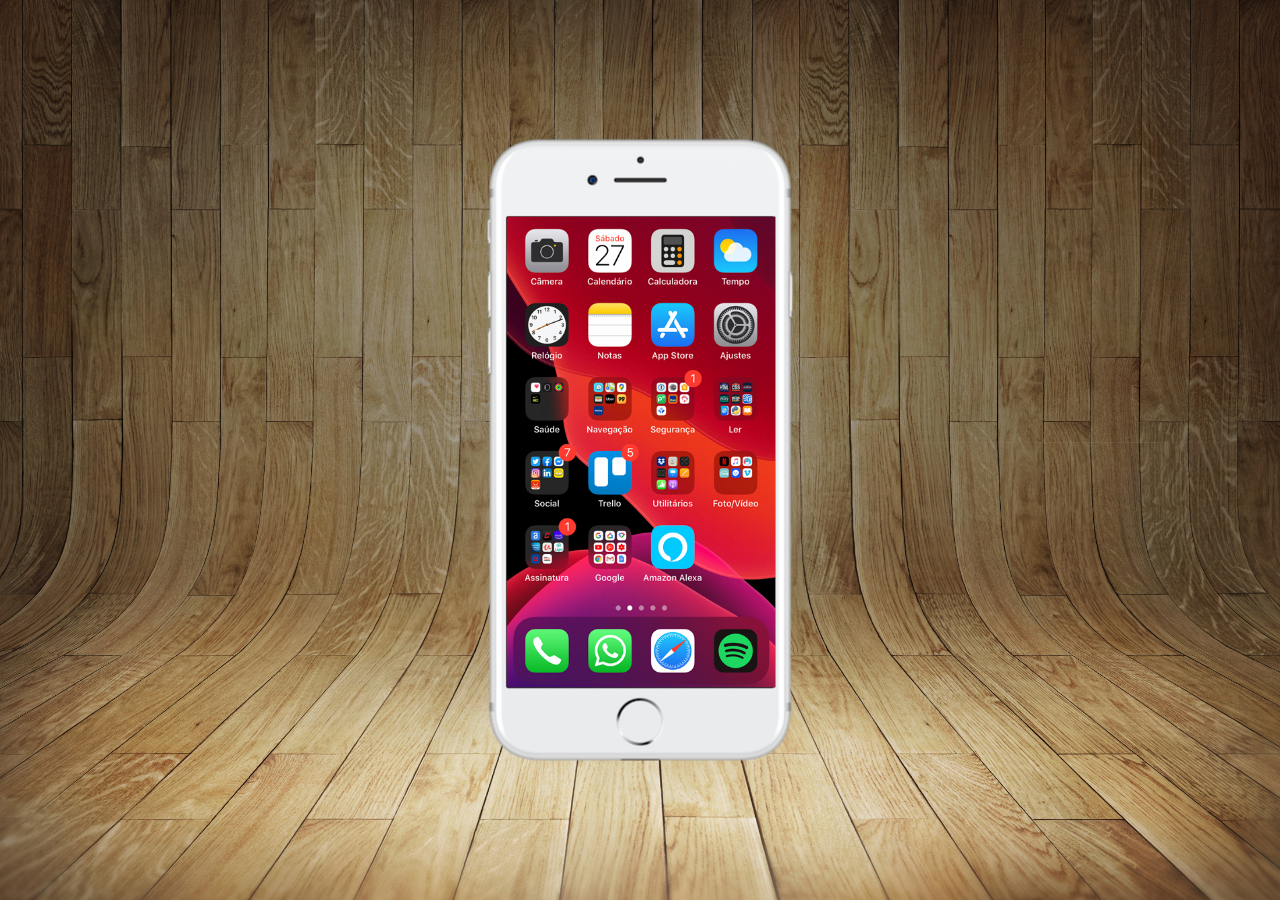
<file: index.html>
<!DOCTYPE html>
<html lang="pt-br">
<head>
    <meta charset="UTF-8">
    <meta http-equiv="X-UA-Compatible" content="IE=edge">
    <meta name="viewport" content="width=device-width, initial-scale=1.0">
    <link rel="shortcut icon" href="favicon.ico" type="image/x-icon">
    <link rel="stylesheet" href="estilos/style.css">
    <title>Projeto Redes Sociais</title>
</head>
<body>
    <main>
        <section id="telefone">
            <iframe src="home.html" name="tela" id="tela" frameborder="0"></iframe>
        </section>
        <section id="redes-sociais">

        </section>
    </main>
</body>
</html>
</file>
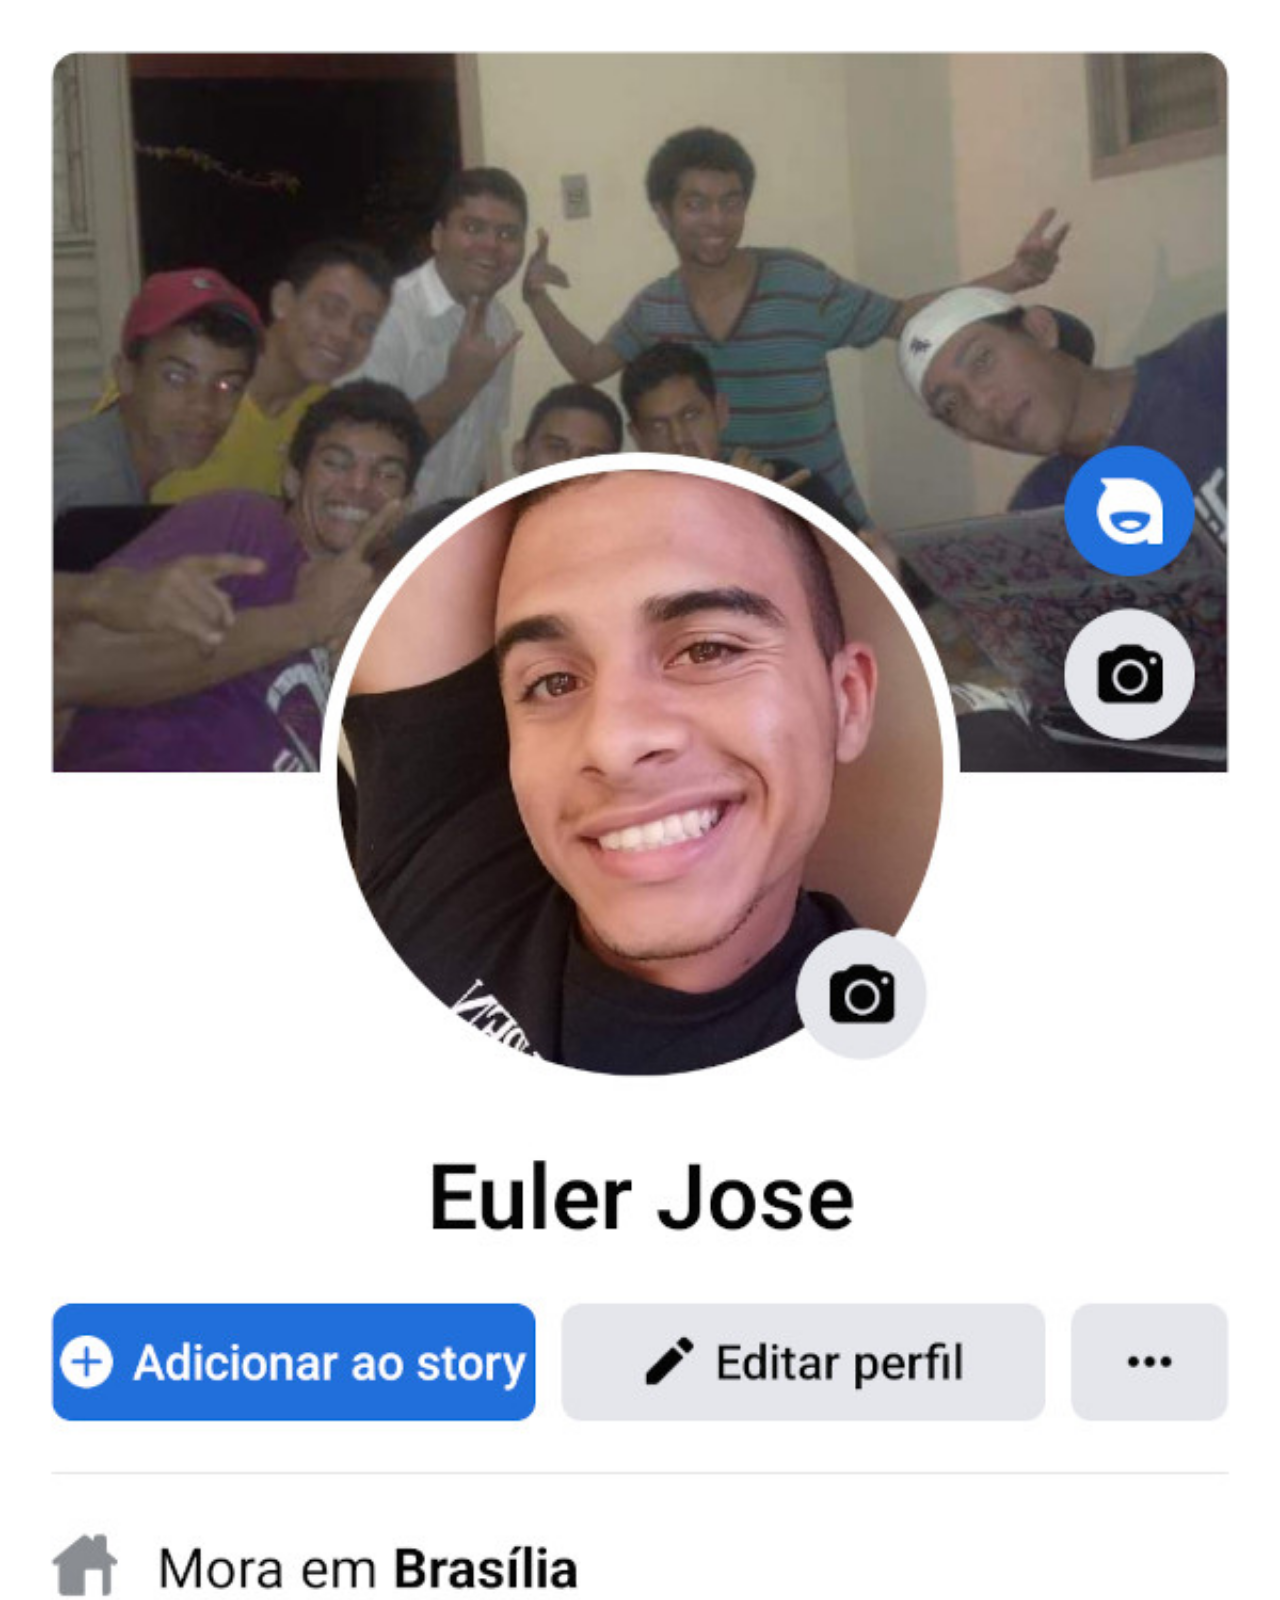
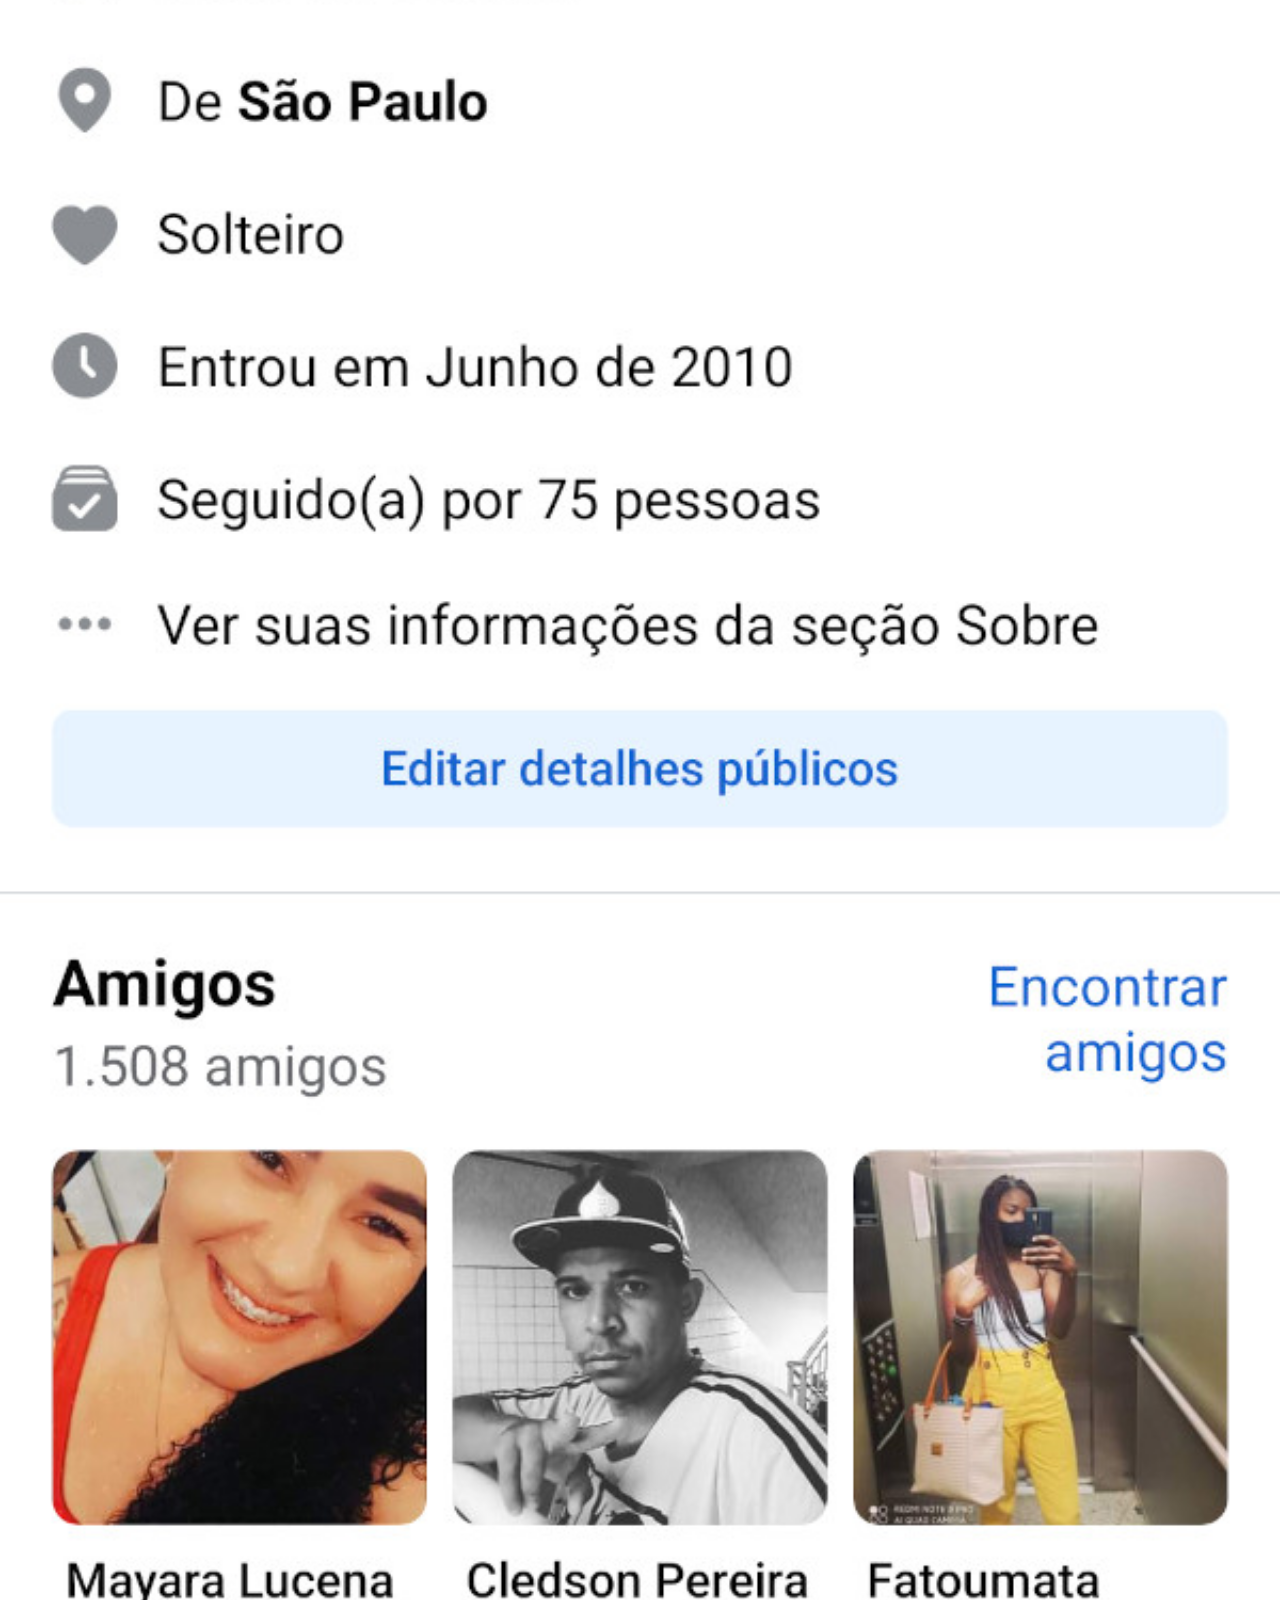
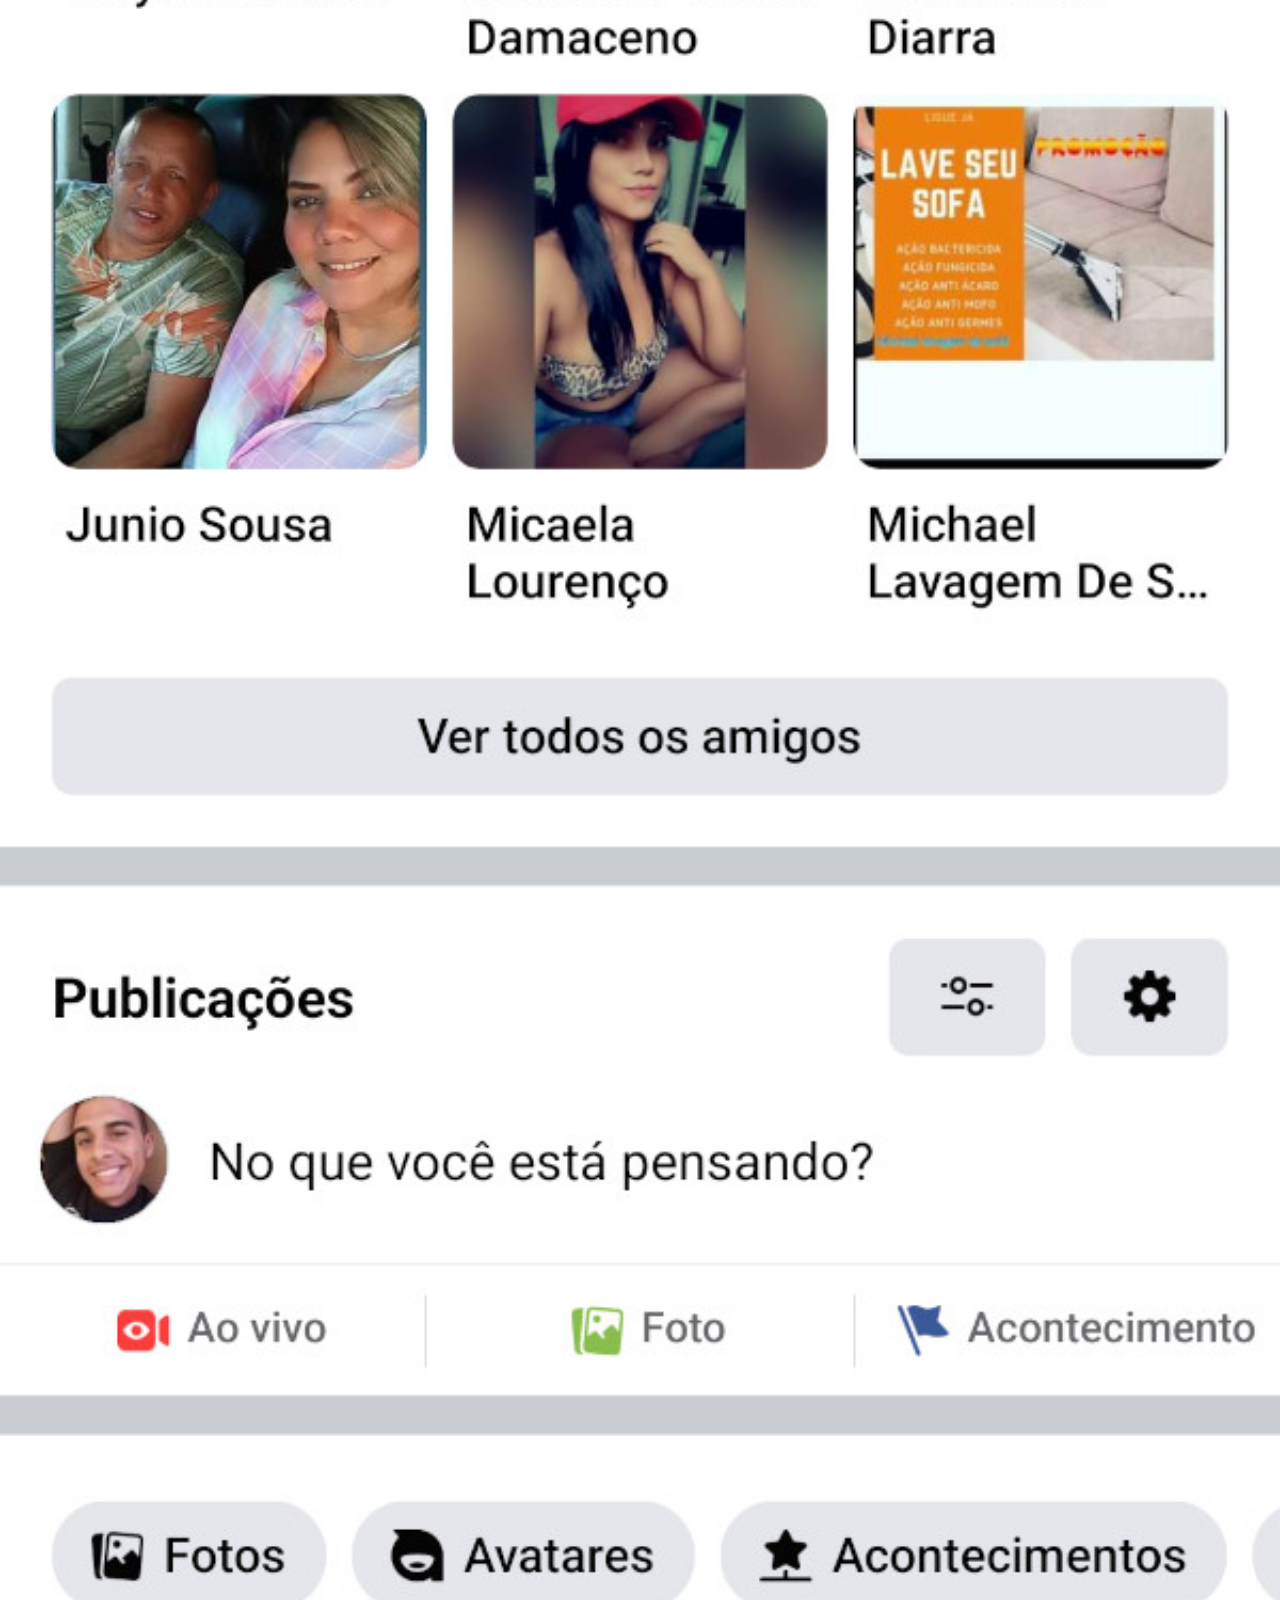
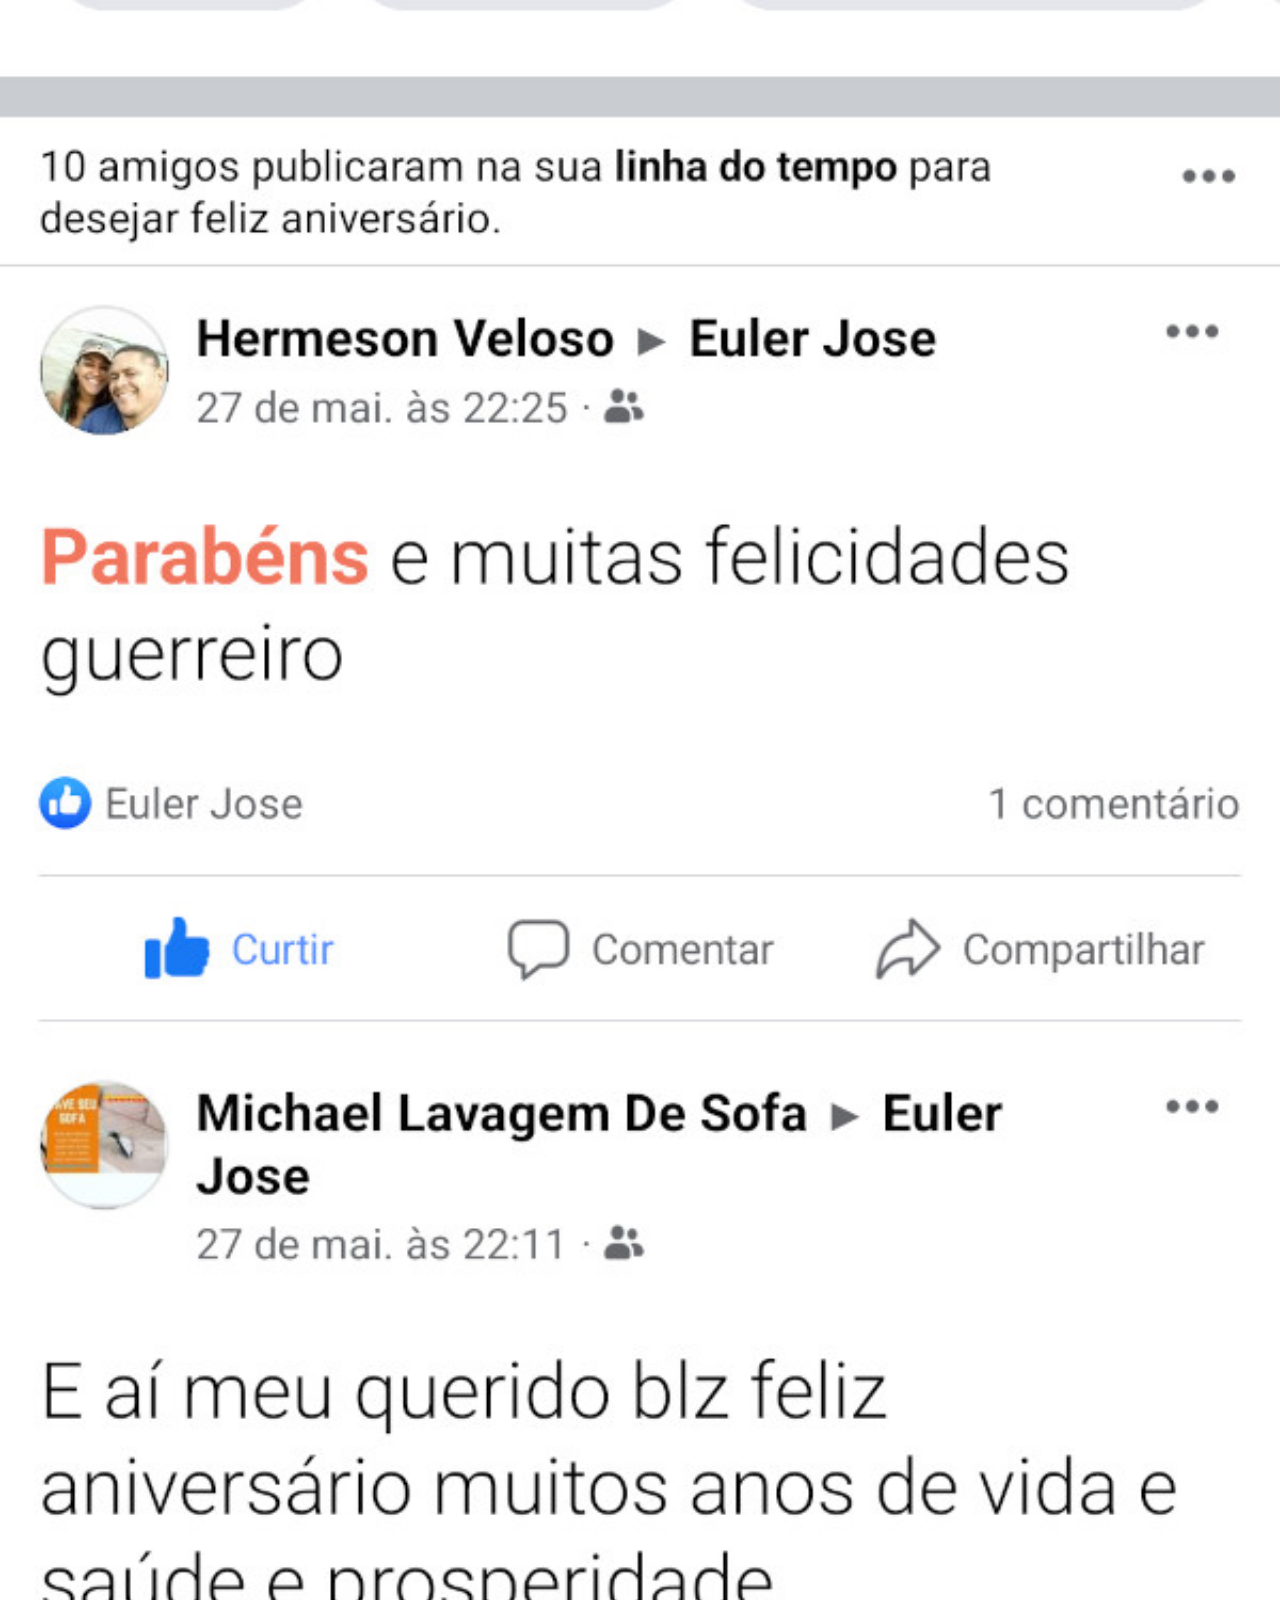
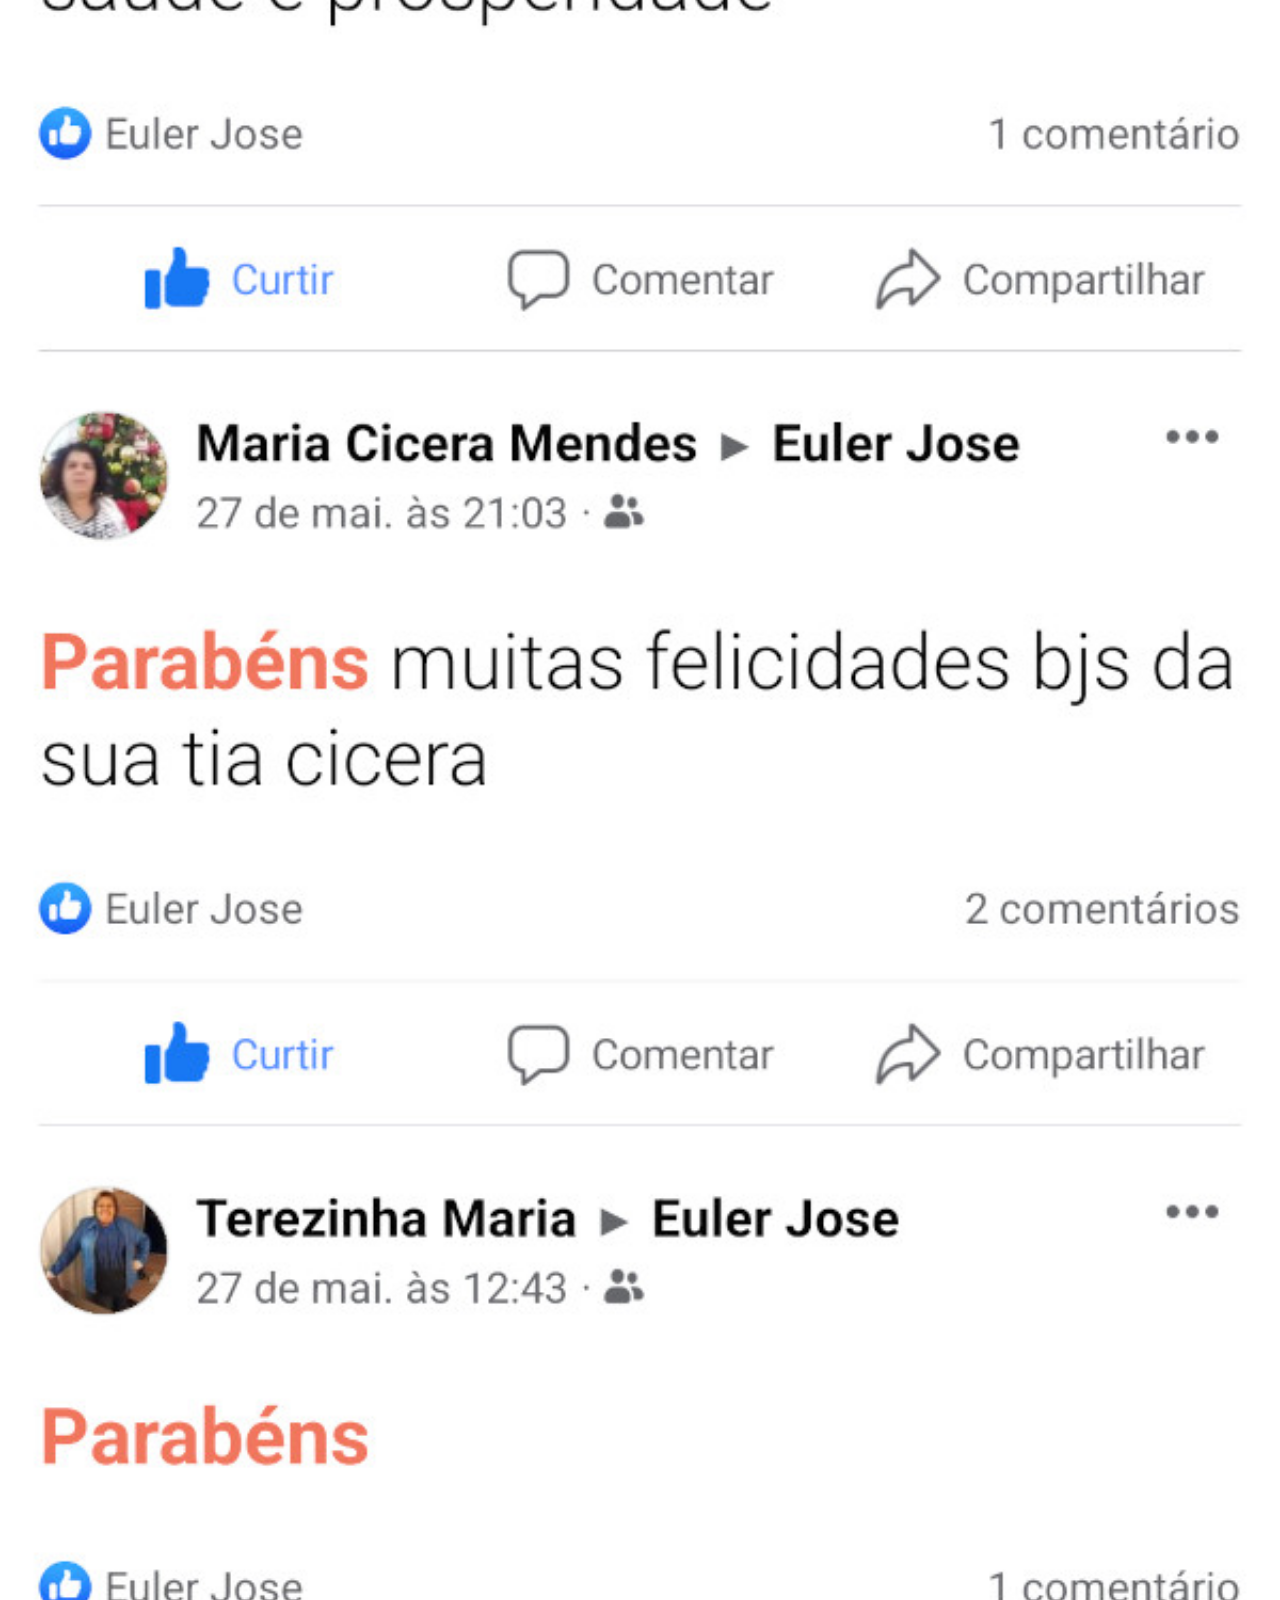
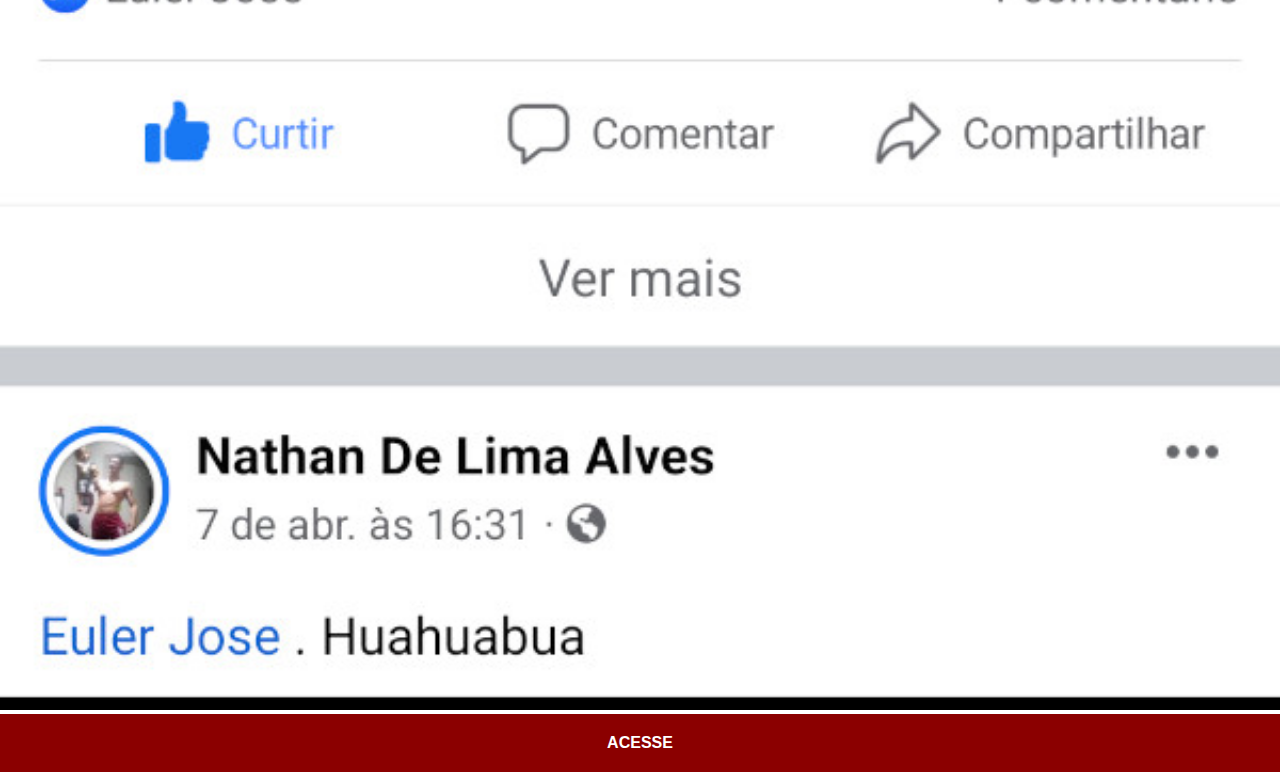
<file: facebook.html>
<!DOCTYPE html>
<html lang="pt-br">
<head>
    <meta charset="UTF-8">
    <meta http-equiv="X-UA-Compatible" content="IE=edge">
    <meta name="viewport" content="width=device-width, initial-scale=1.0">
    <title>Facebook</title>
    <link rel="stylesheet" href="estilos/social.css">
</head>
<body>
    <img src="imagens/tela-facebook.jpg" alt="Facebook">
    <a href="https://pt-br.facebook.com/euler.jose.1" target="_blank">ACESSE</a>
</body>
</html>
</file>
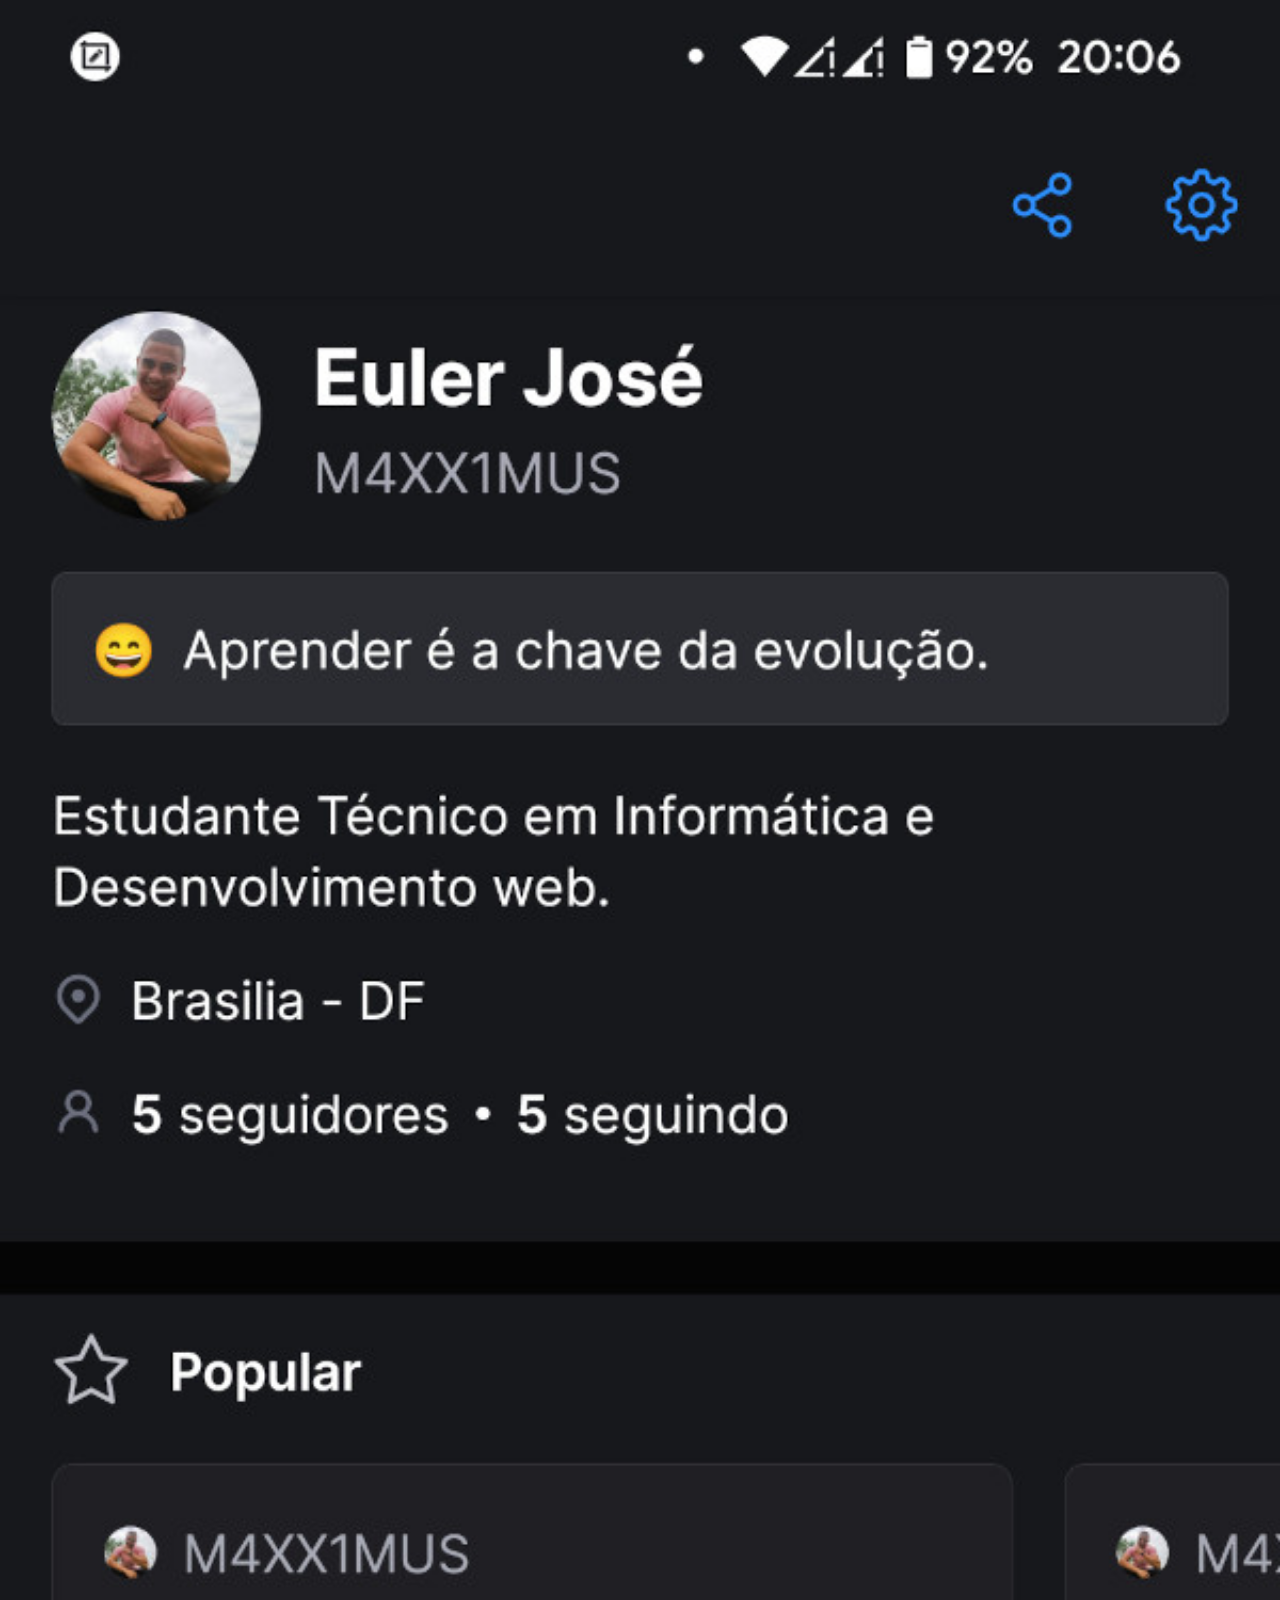
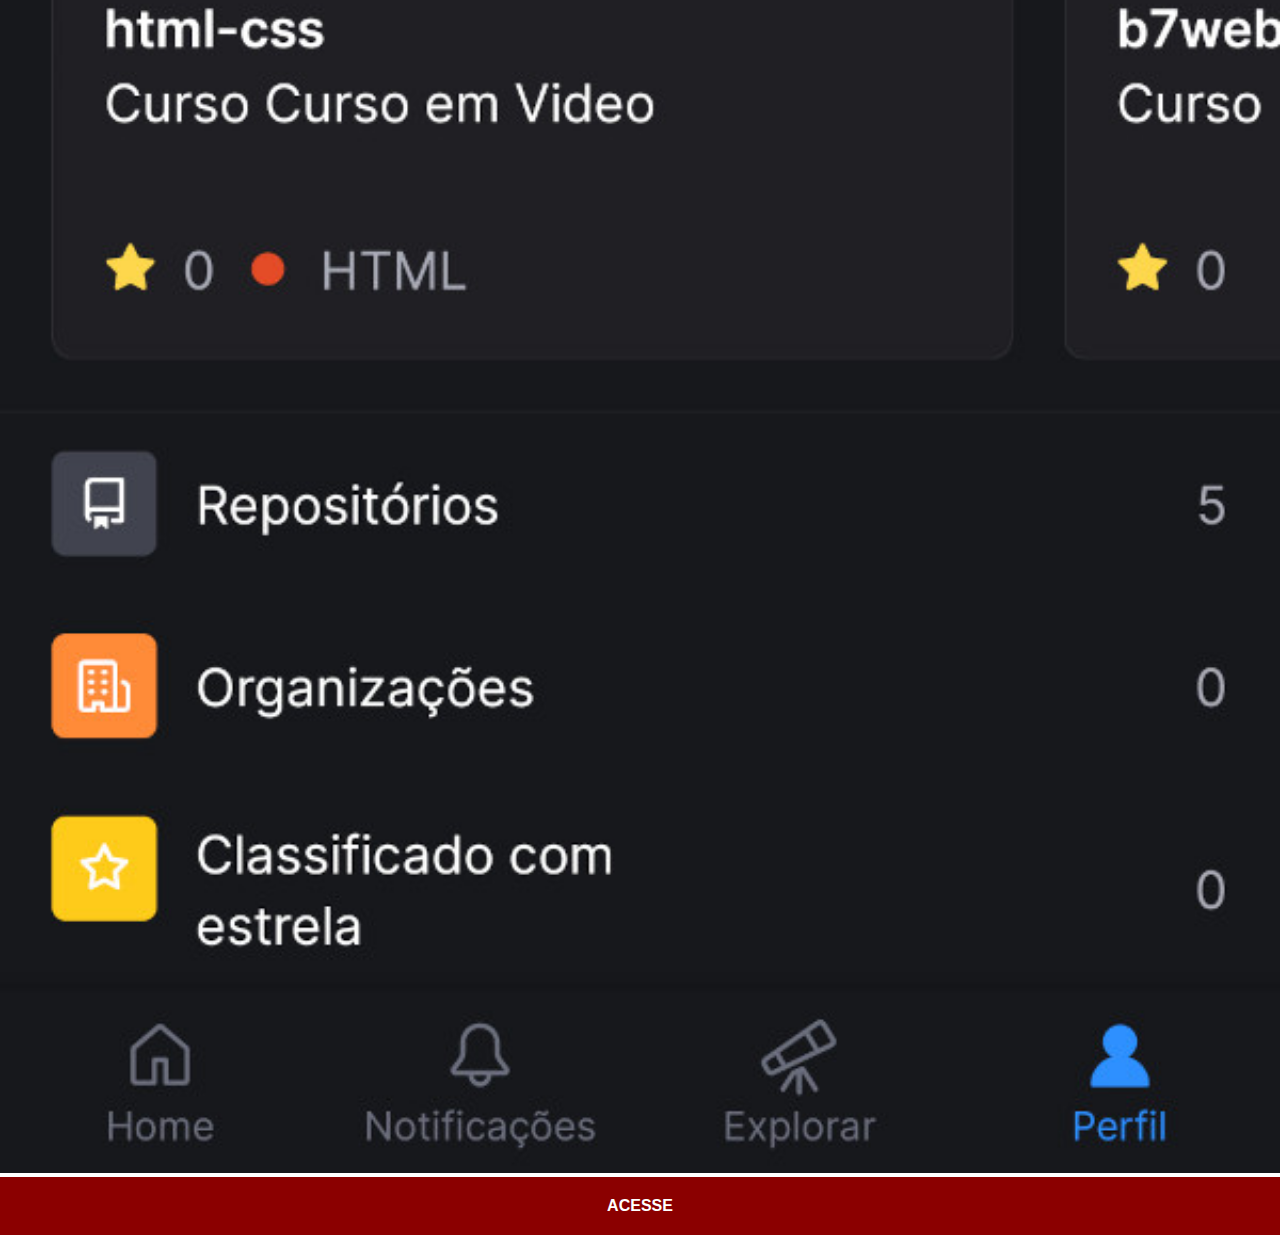
<file: github.html>
<!DOCTYPE html>
<html lang="pt-br">
<head>
    <meta charset="UTF-8">
    <meta http-equiv="X-UA-Compatible" content="IE=edge">
    <meta name="viewport" content="width=device-width, initial-scale=1.0">
    <title>Github</title>
    <link rel="stylesheet" href="estilos/social.css">
</head>
<body>
    <img src="imagens/tela-github.jpg" alt="Github">
    <a href="https://github.com/M4XX1MUS" target="_blank">ACESSE</a>
</body>
</html>
</file>
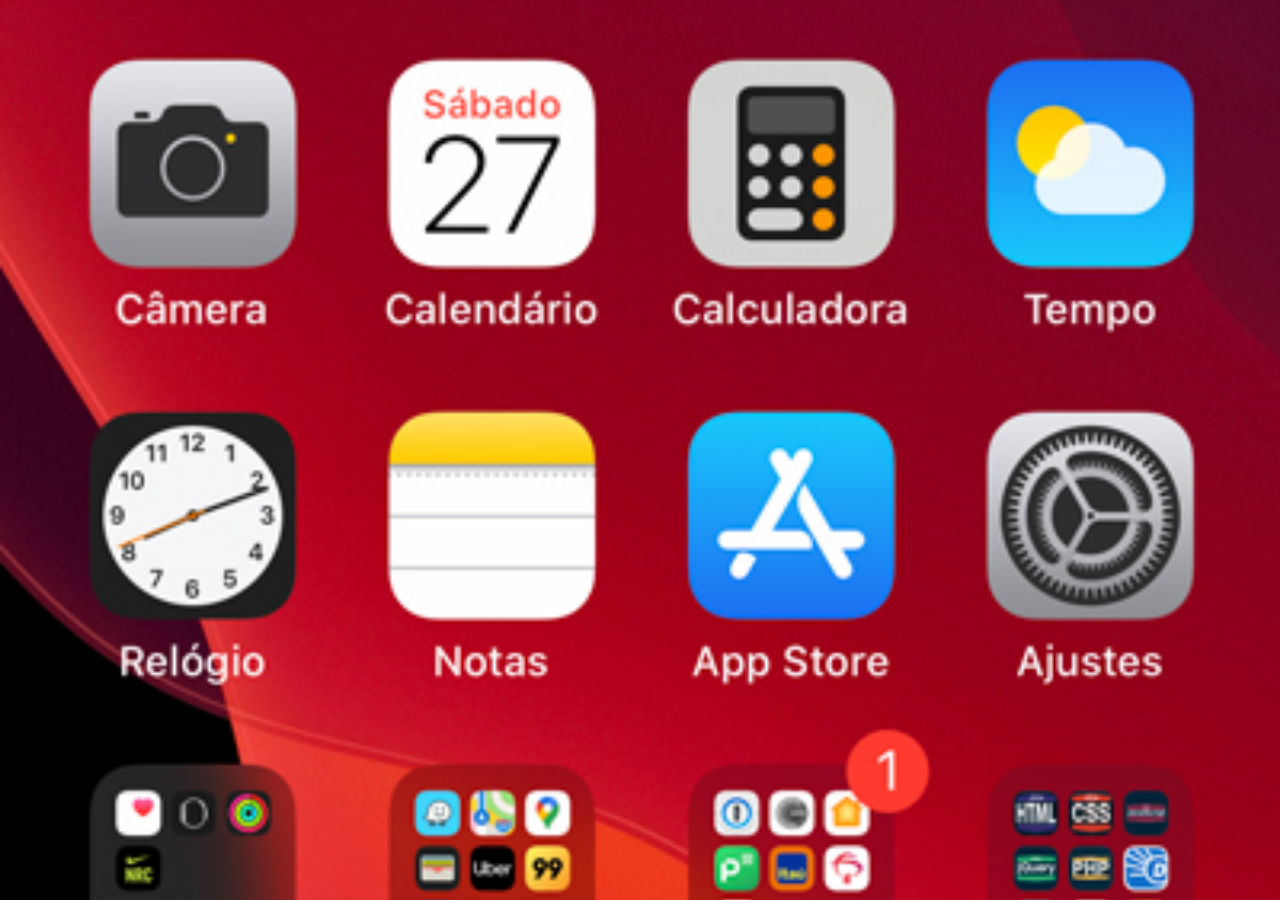
<file: home.html>
<!DOCTYPE html>
<html lang="pt-br">
<head>
    <meta charset="UTF-8">
    <meta http-equiv="X-UA-Compatible" content="IE=edge">
    <meta name="viewport" content="width=device-width, initial-scale=1.0">
    <title>Home</title>
</head>
<style>
    * {
        margin: 0px;
        padding: 0px;
    }

    body {
        width: 100vw;
        height: 100vh;
        background: black url('imagens/tela-home.jpg') no-repeat top center;
        background-size: cover;
    }
</style>
<body>
    
</body>
</html>
</file>
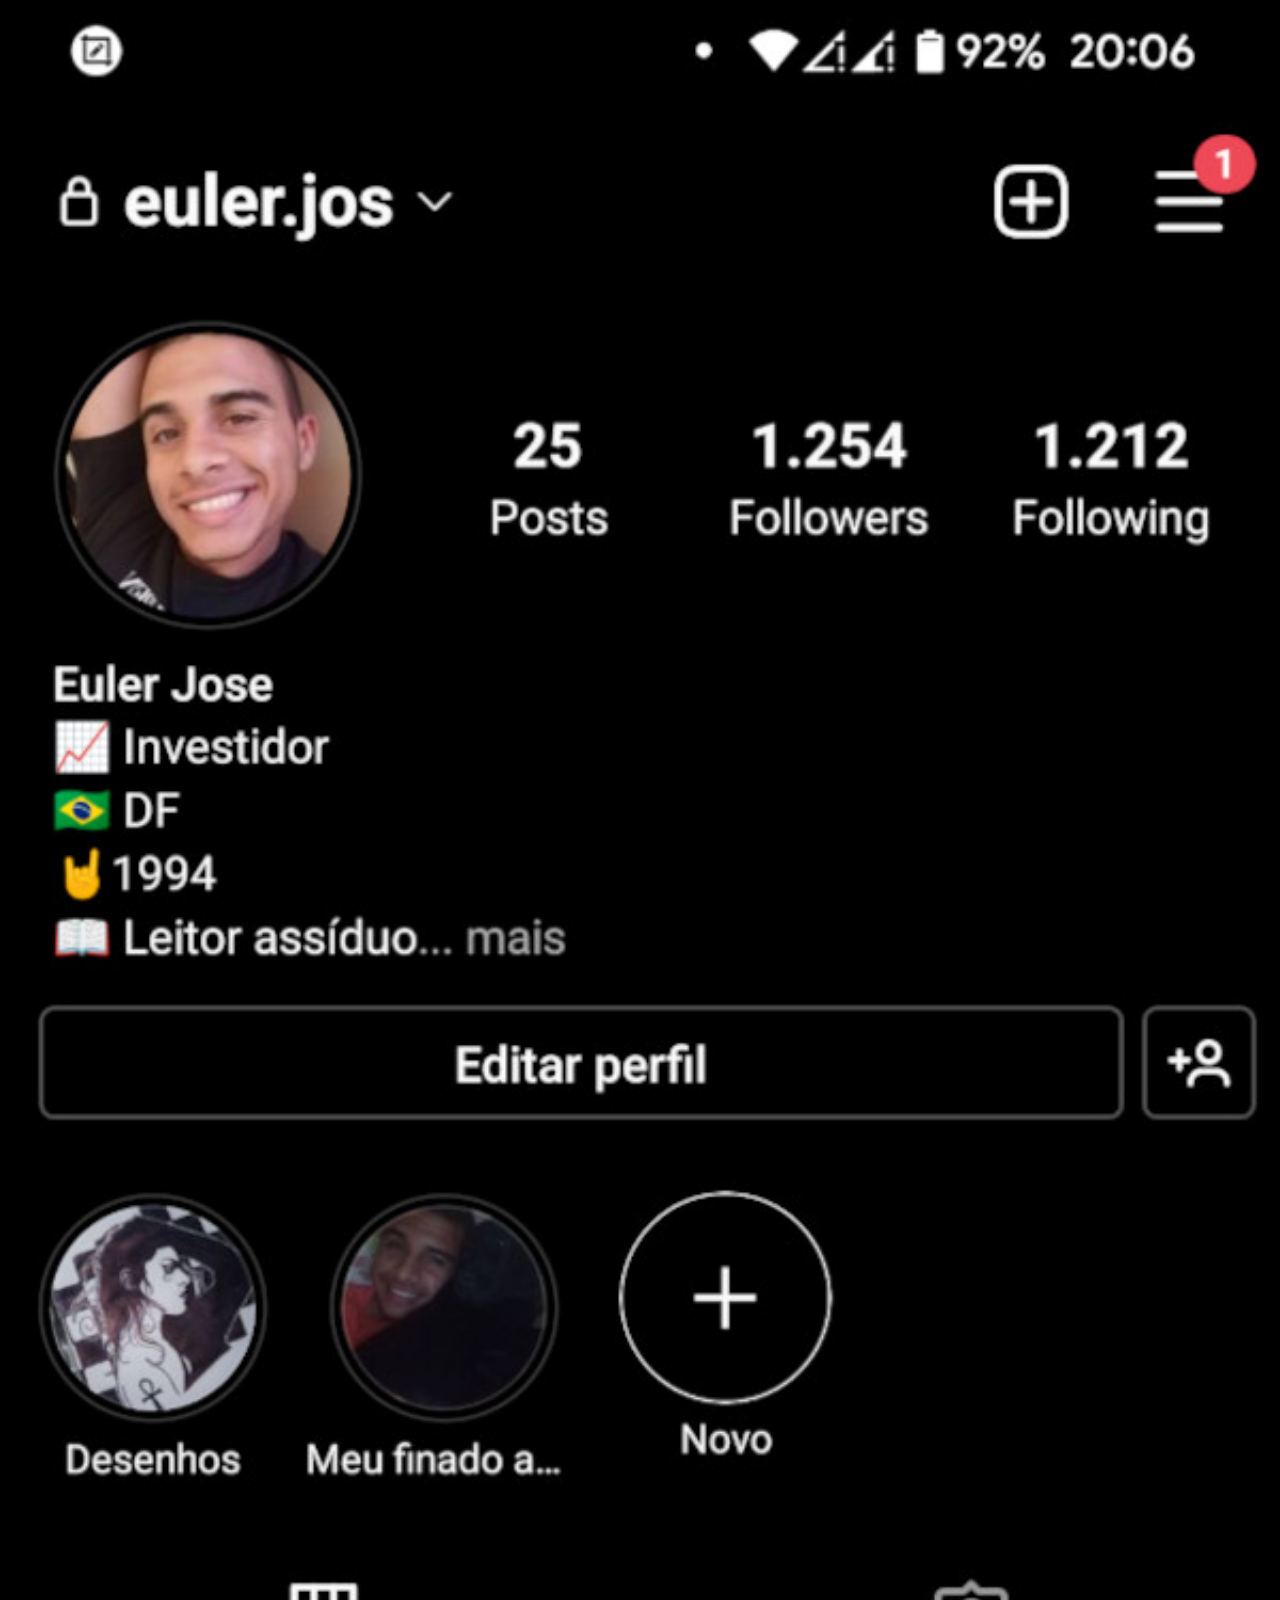
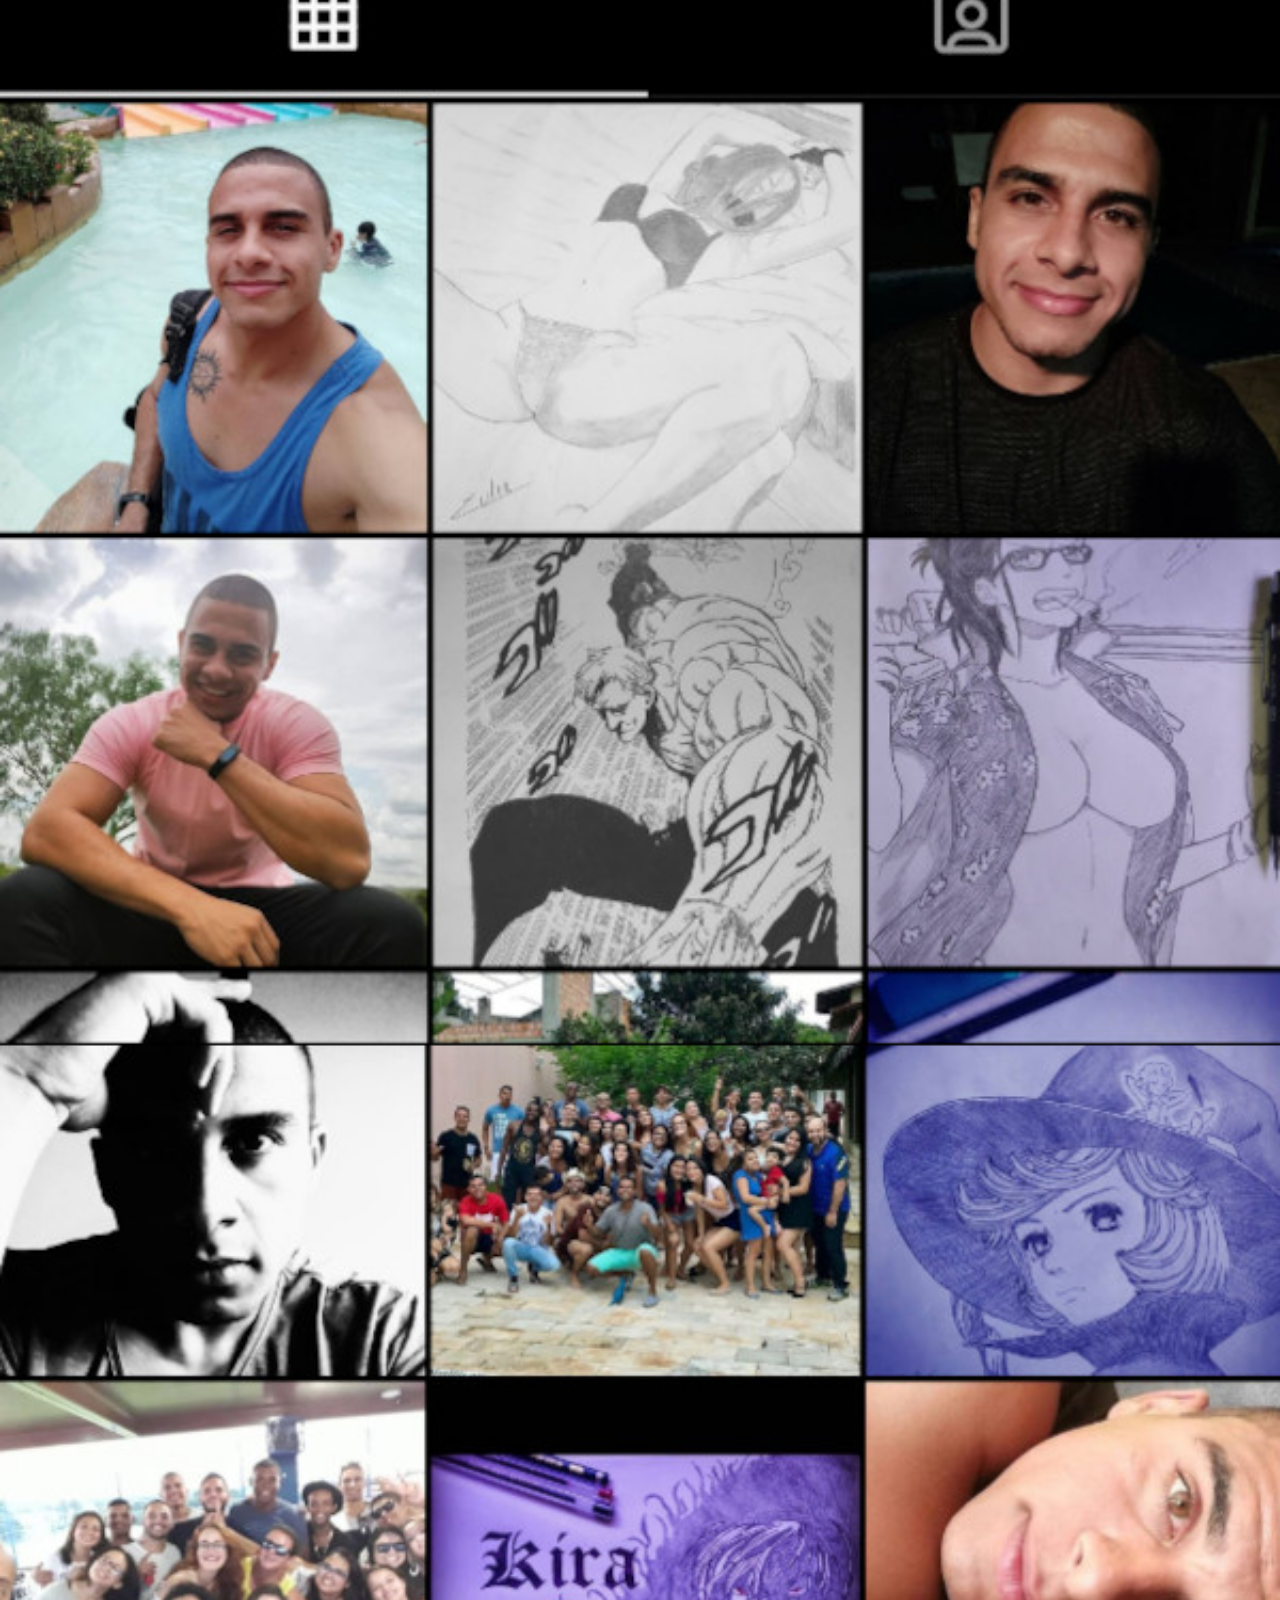
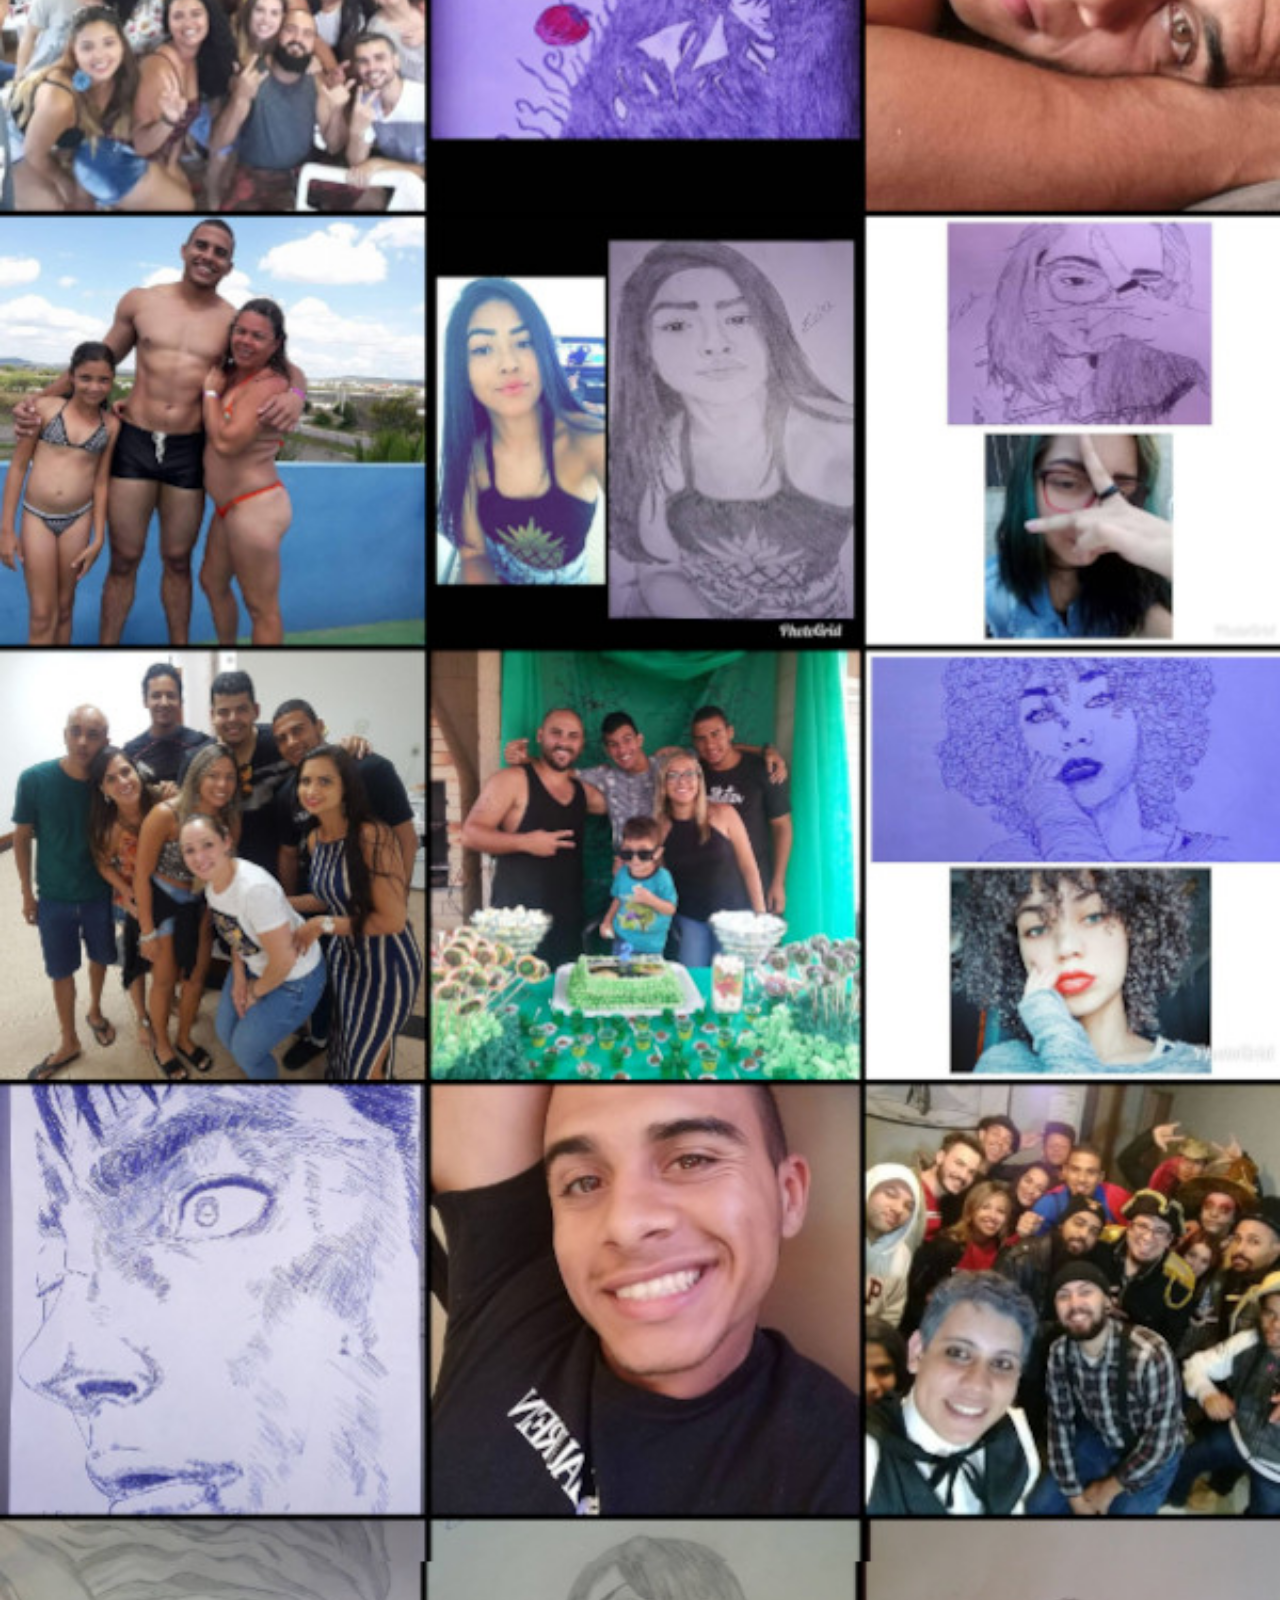
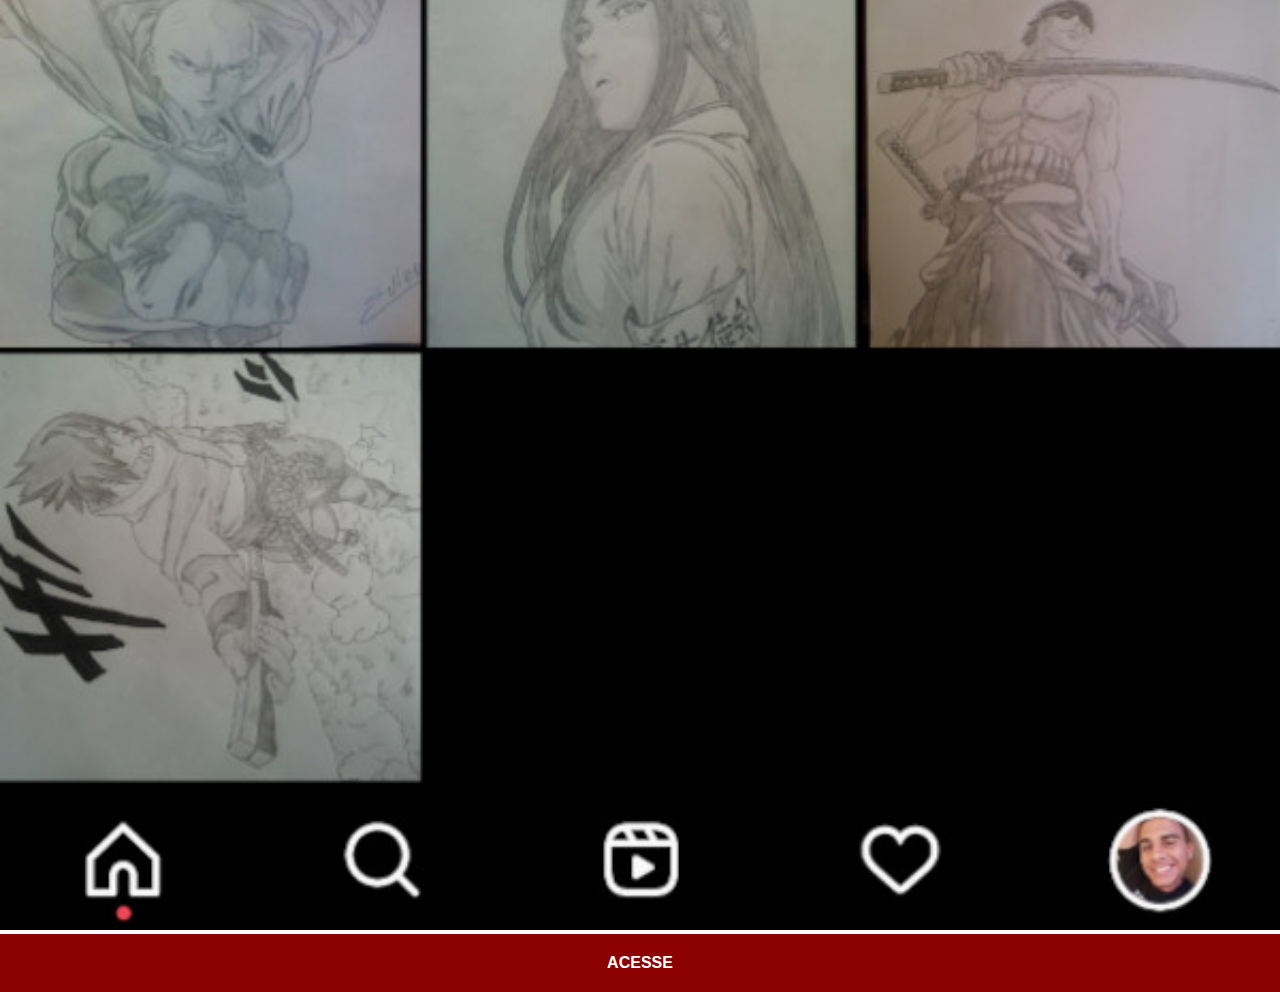
<file: instagram.html>
<!DOCTYPE html>
<html lang="pt-br">
<head>
    <meta charset="UTF-8">
    <meta http-equiv="X-UA-Compatible" content="IE=edge">
    <meta name="viewport" content="width=device-width, initial-scale=1.0">
    <title>Instagram</title>
    <link rel="stylesheet" href="estilos/social.css">
</head>
<body>
    <img src="imagens/tela-instagram.jpg" alt="Instagram">
    <a href="https://www.instagram.com/euler.jos/" target="_blank">ACESSE</a>
</body>
</html>
</file>
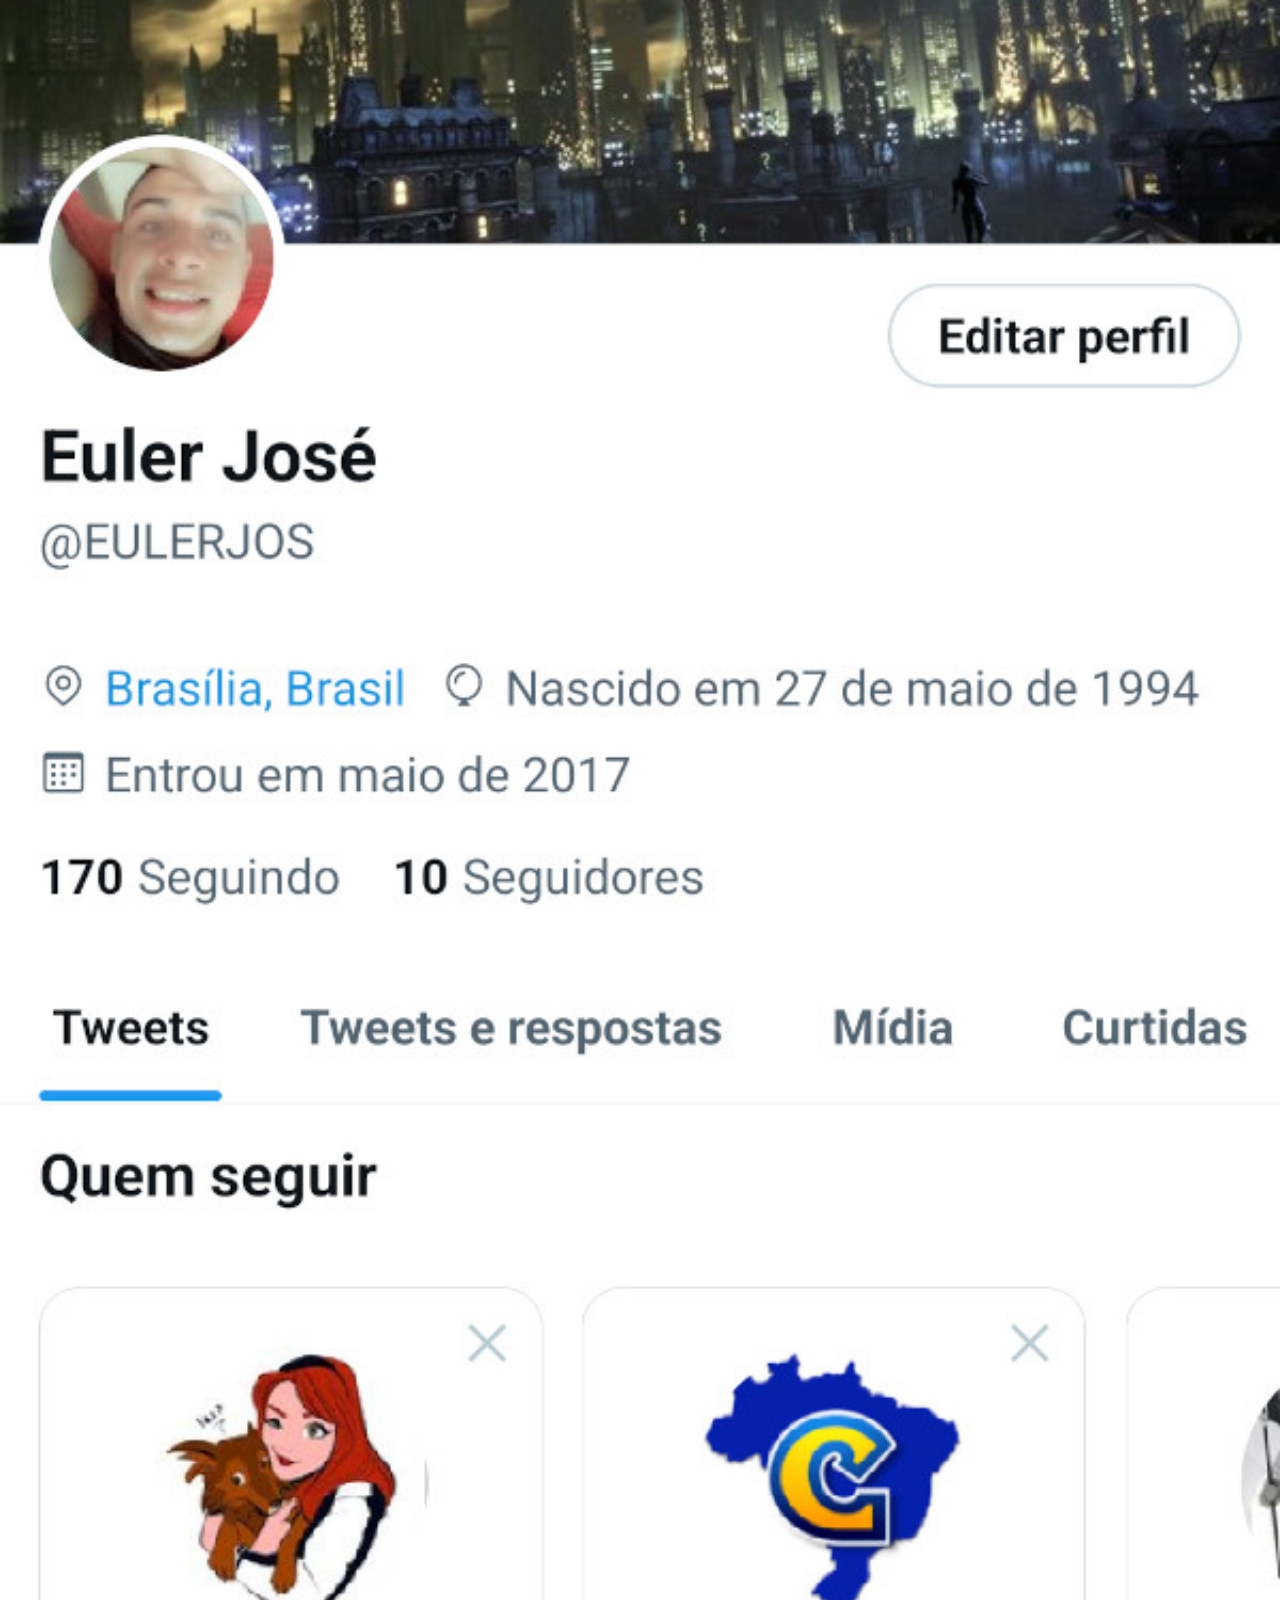
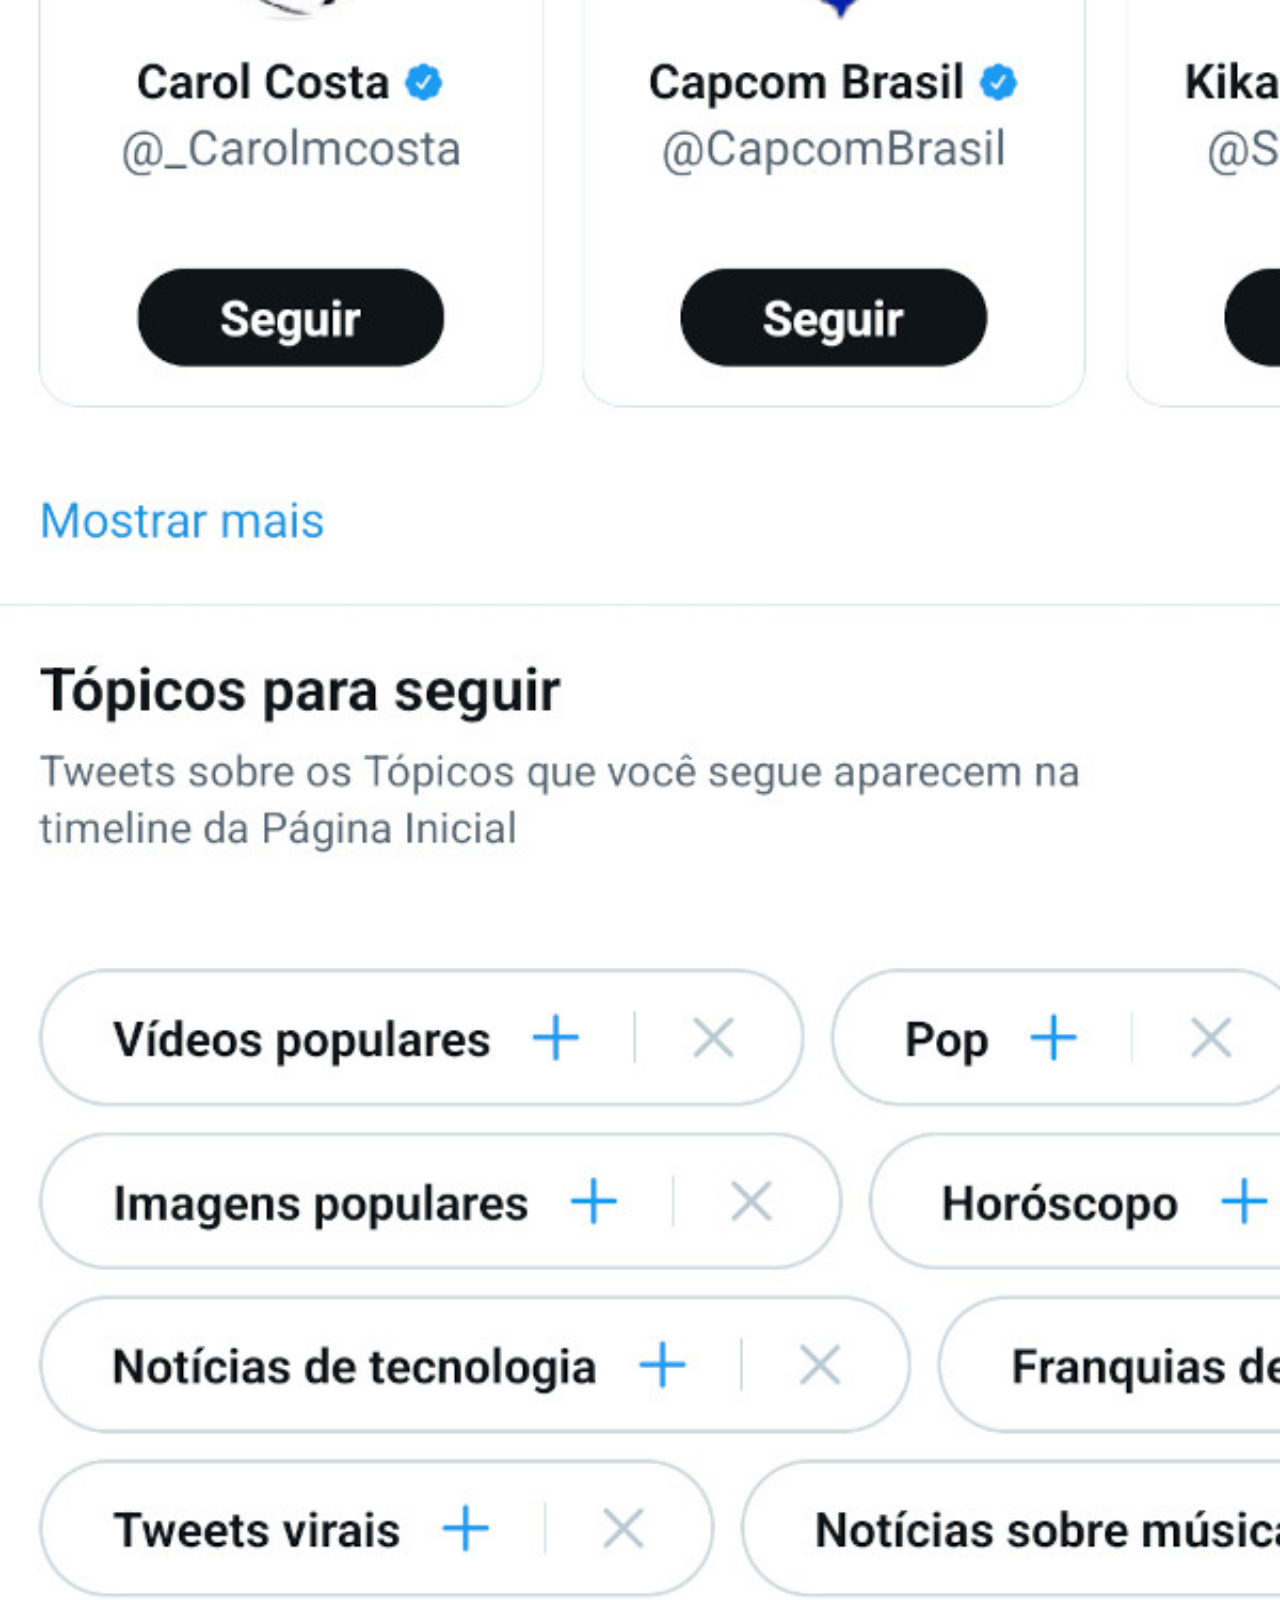
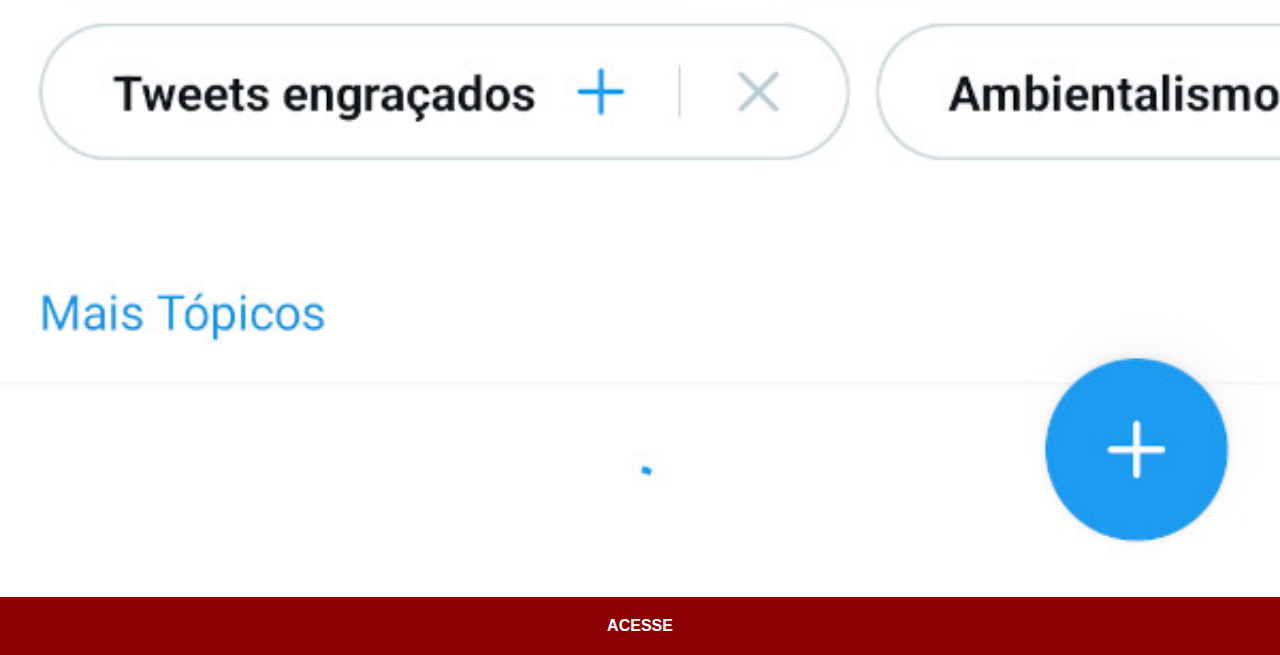
<file: twitter.html>
<!DOCTYPE html>
<html lang="pt-br">
<head>
    <meta charset="UTF-8">
    <meta http-equiv="X-UA-Compatible" content="IE=edge">
    <meta name="viewport" content="width=device-width, initial-scale=1.0">
    <title>Twitter</title>
    <link rel="stylesheet" href="estilos/social.css">
</head>
<body>
    <img src="imagens/tela-twitter.jpg" alt="Twitter">
    <a href="https://twitter.com/EULERJOS" target="_blank">ACESSE</a>
</body>
</html>
</file>
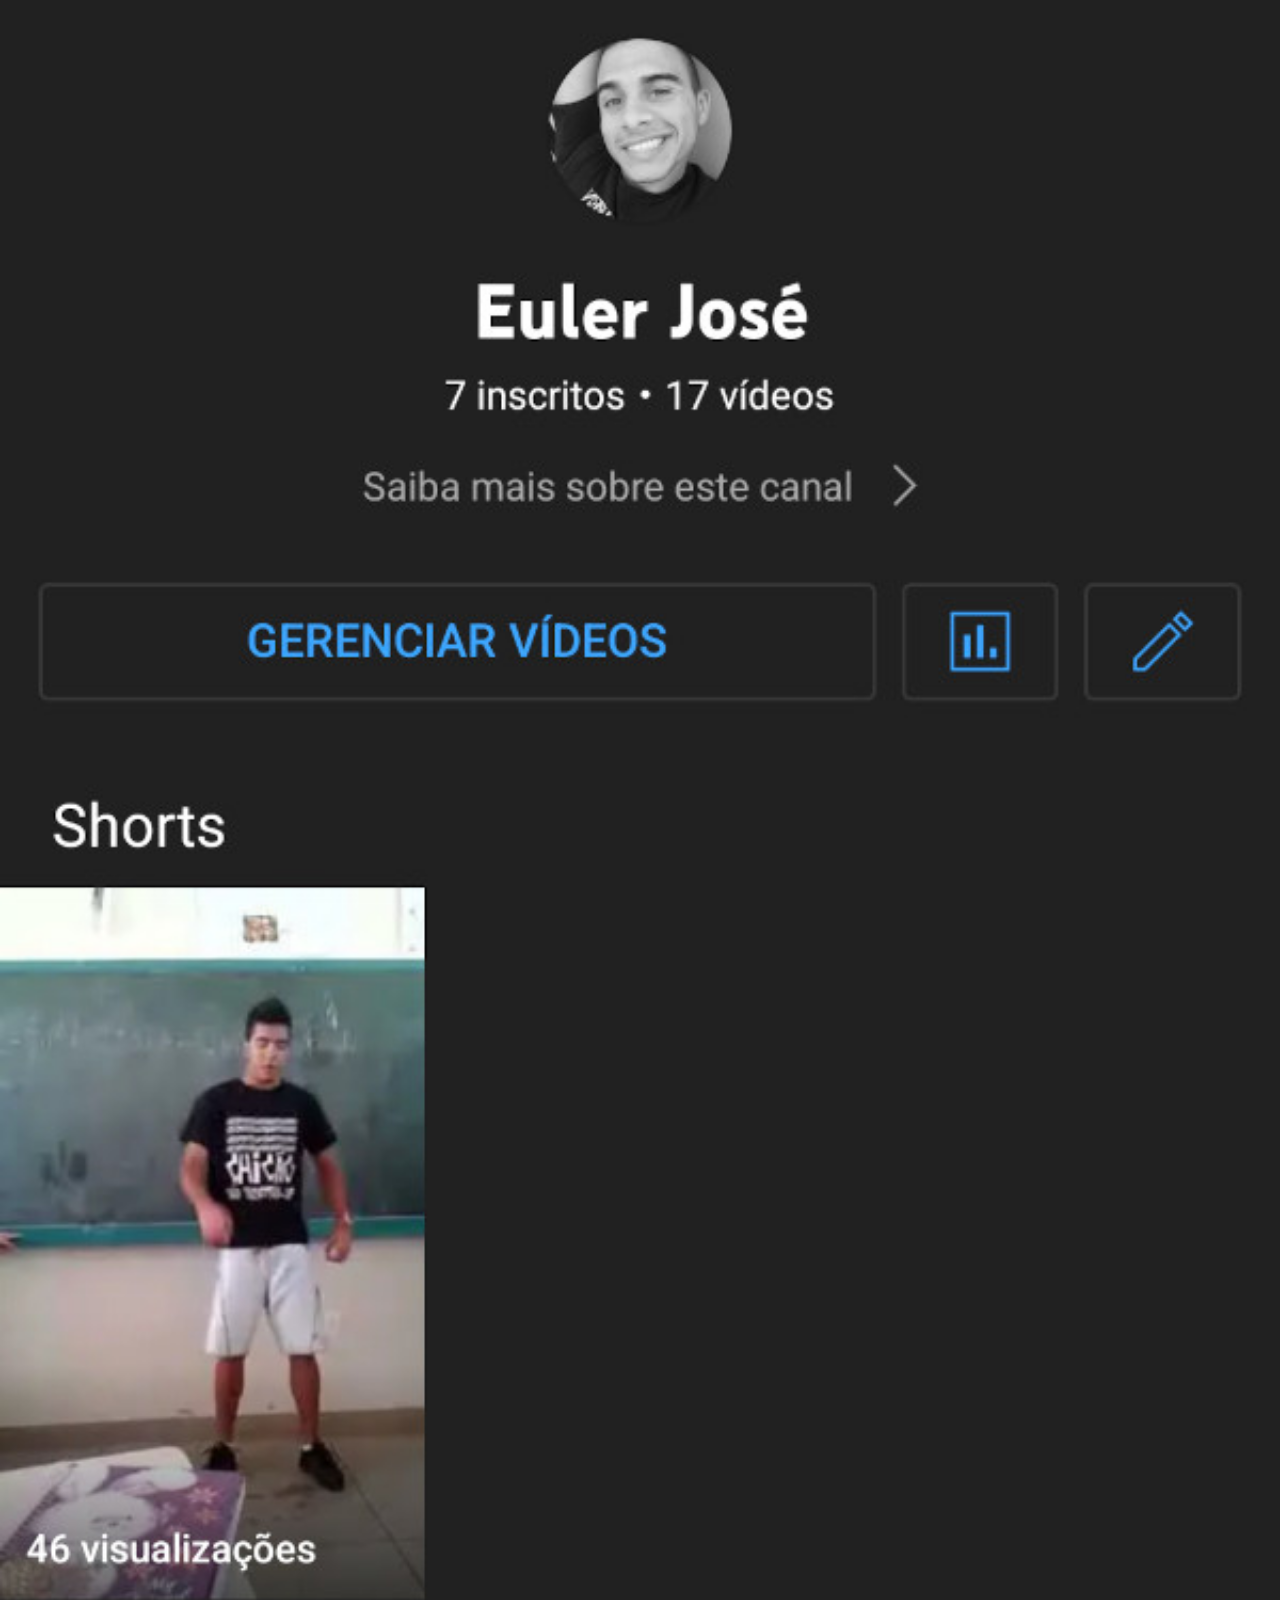
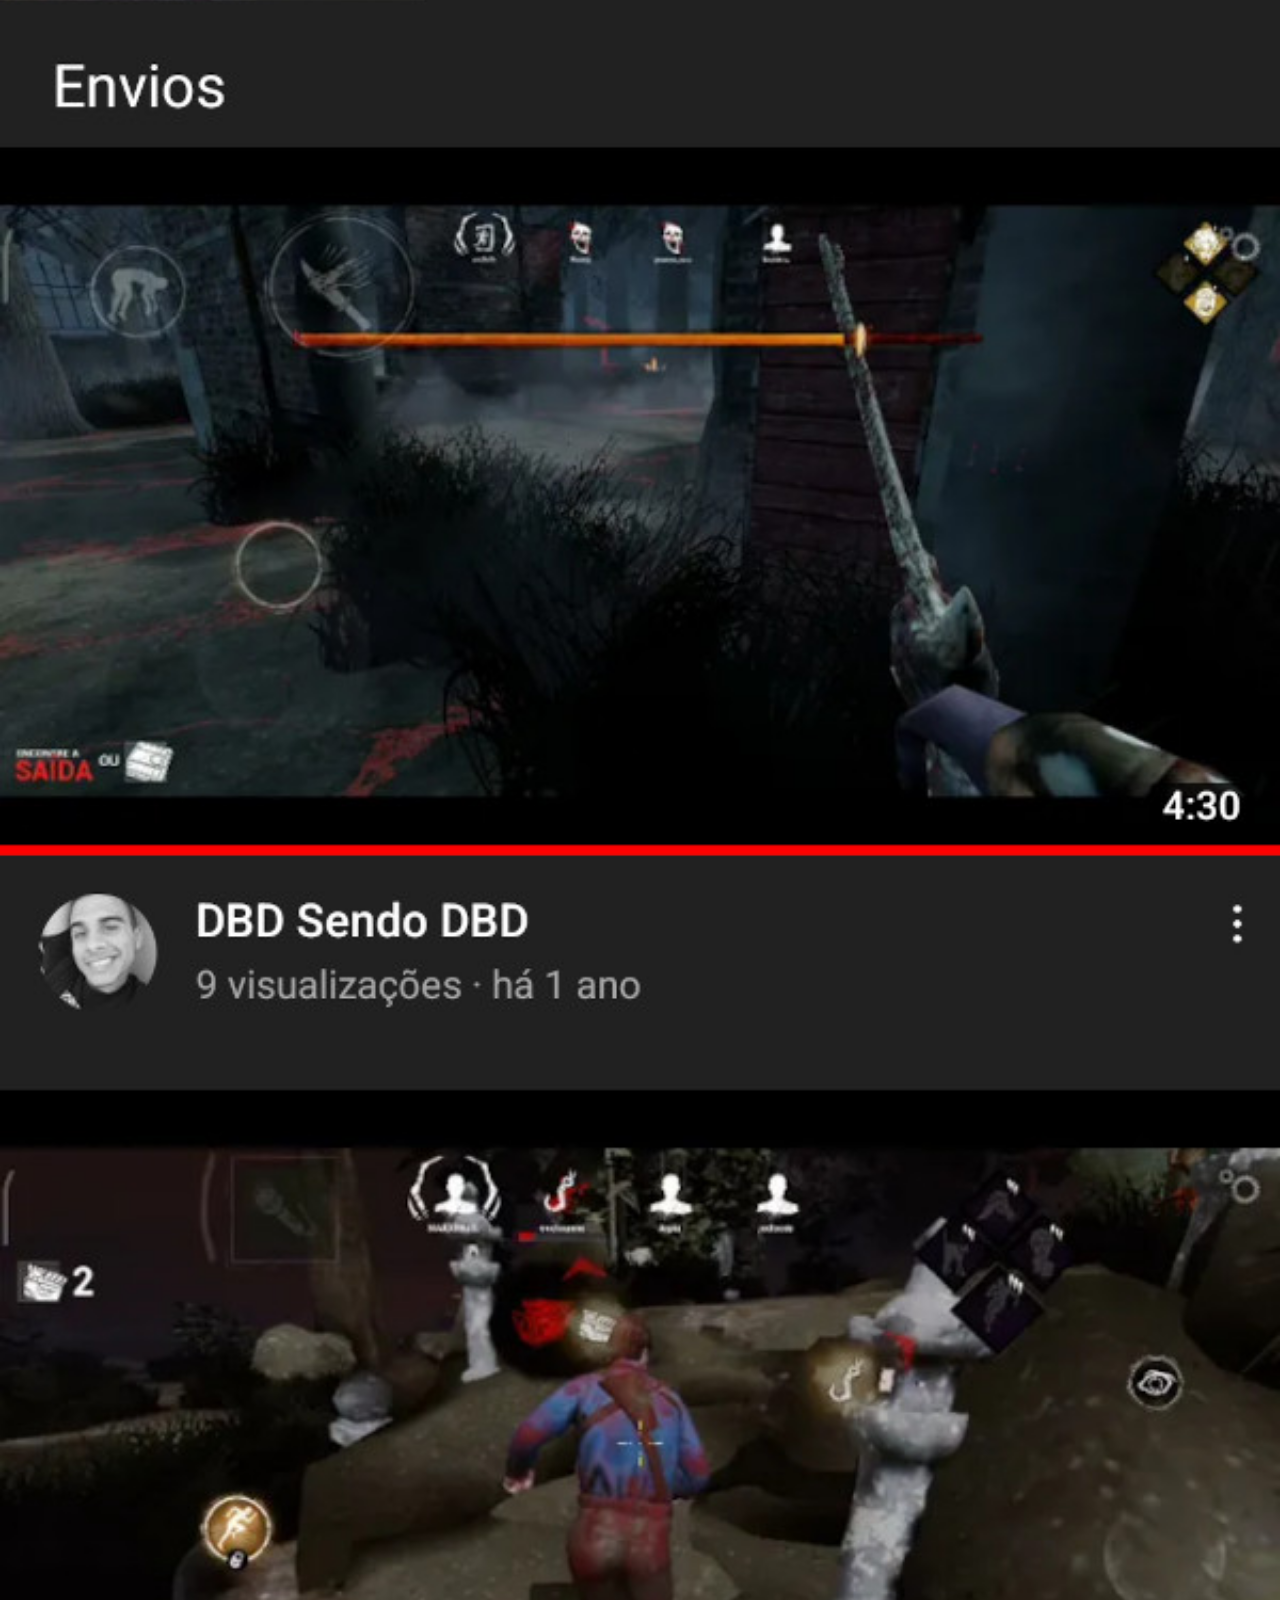
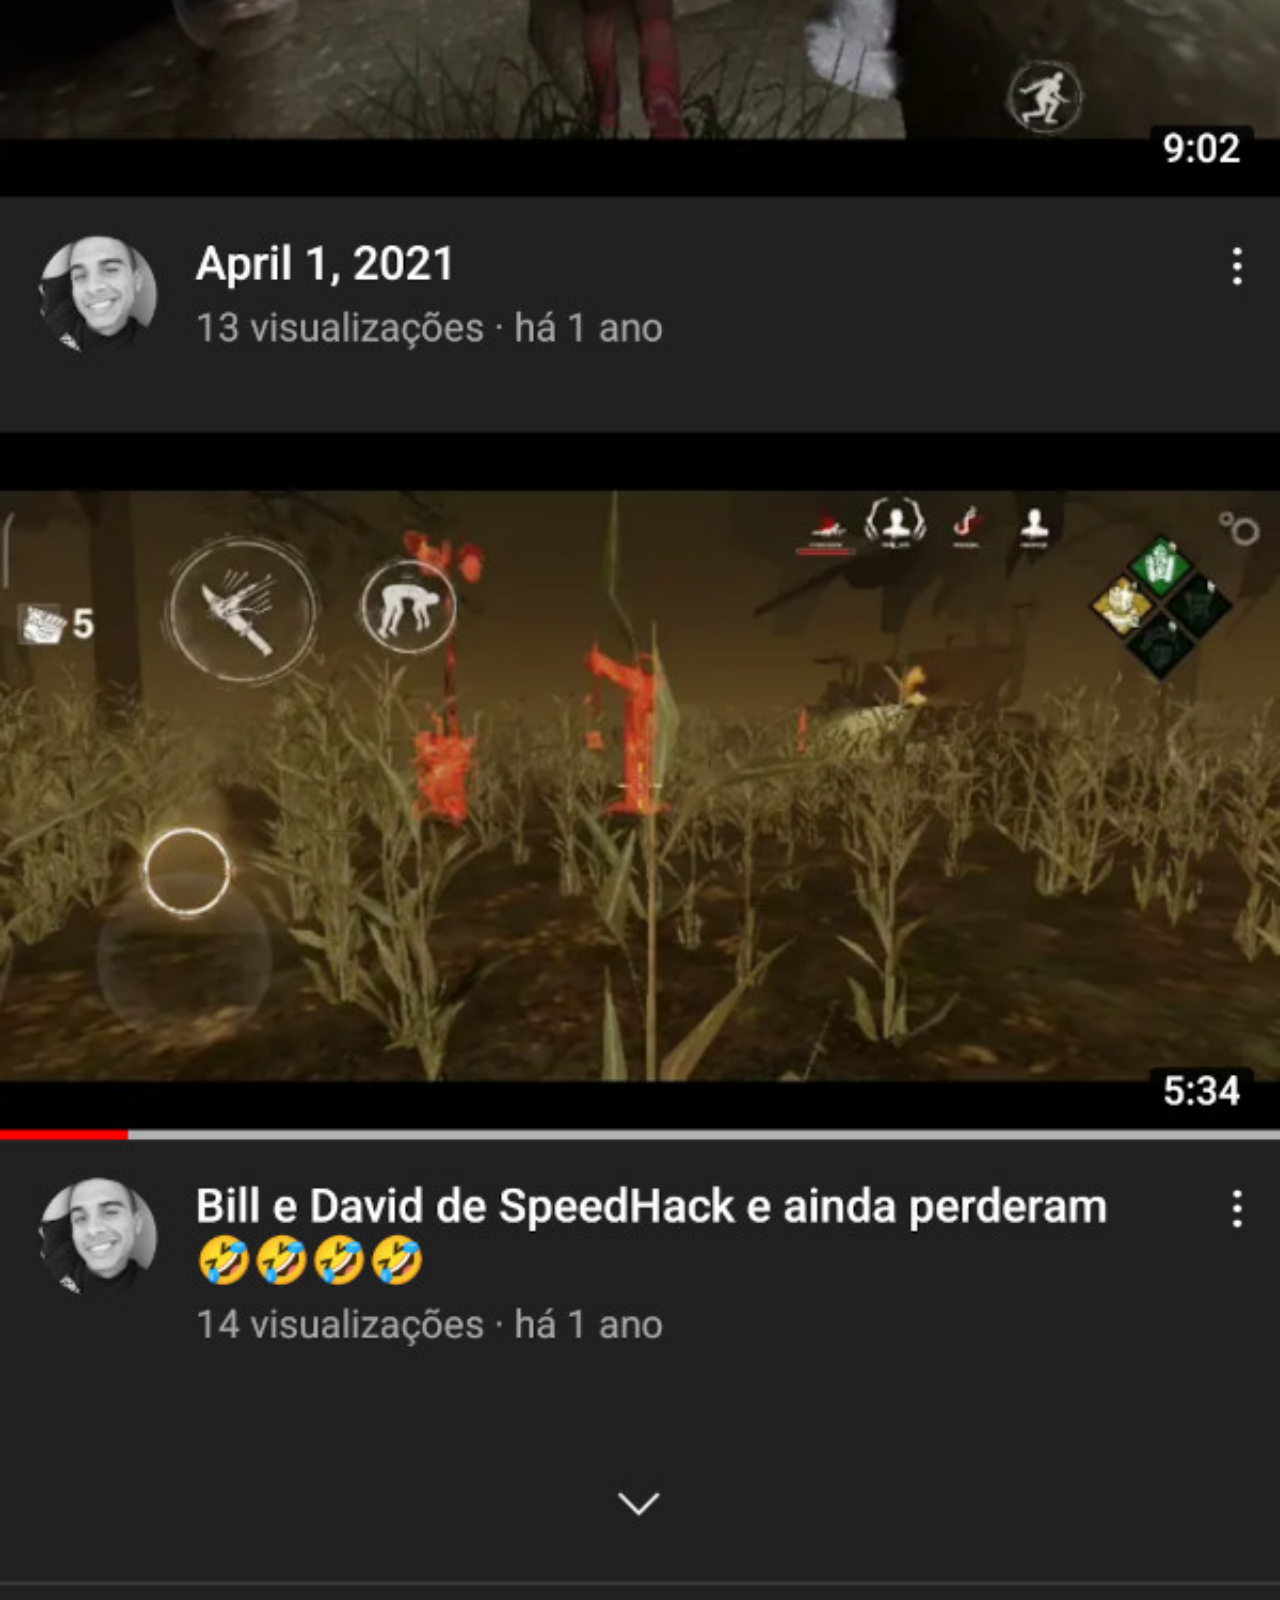
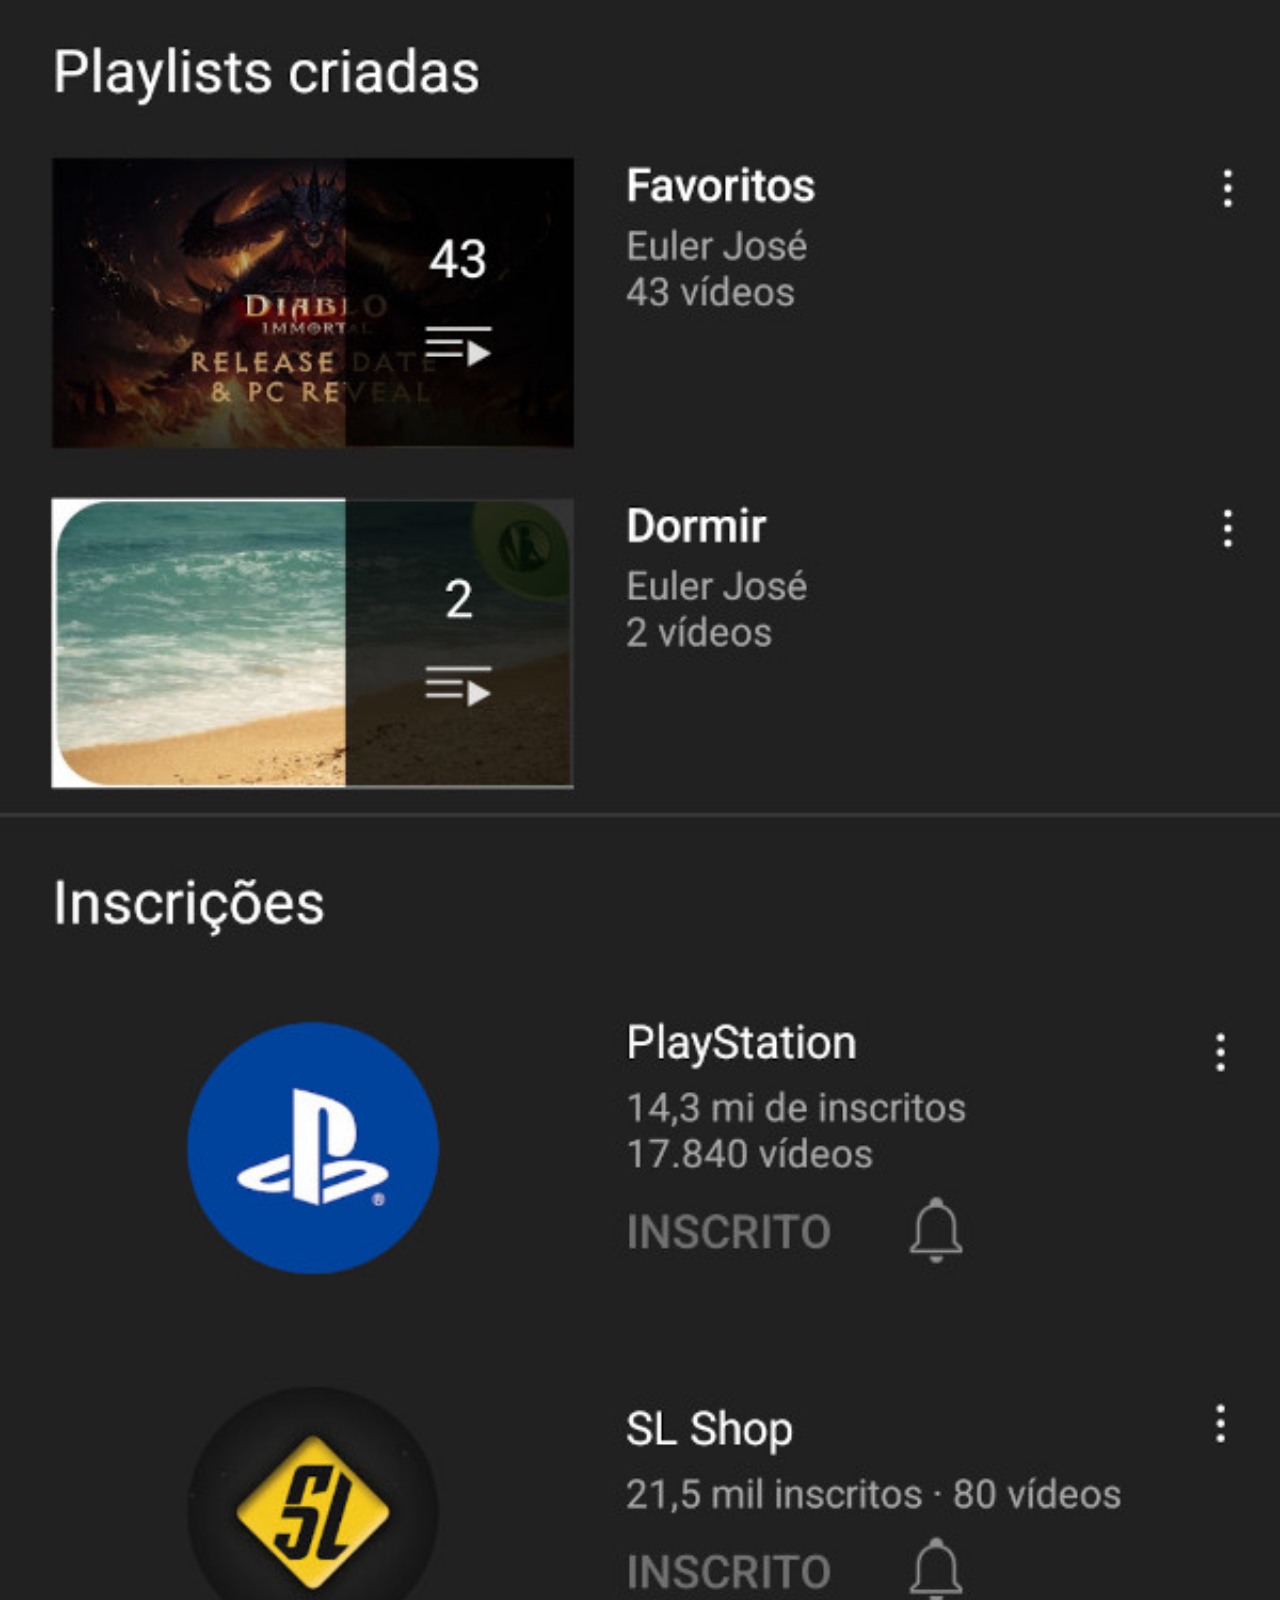
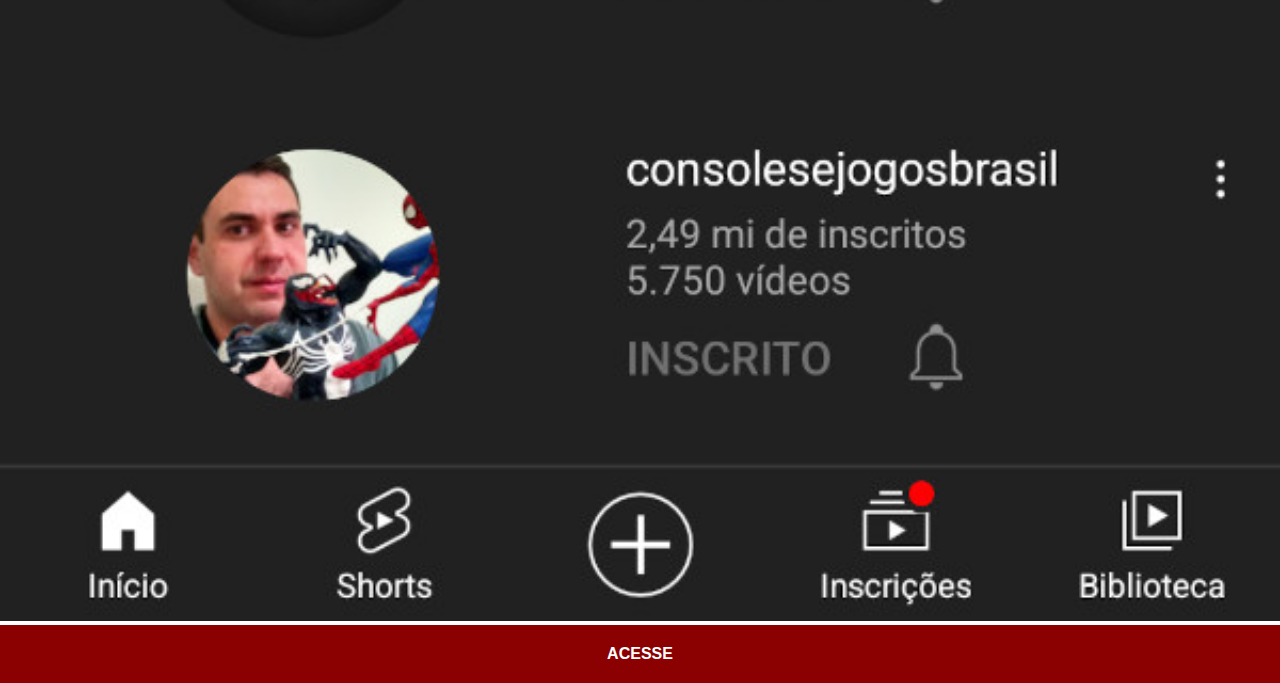
<file: youtube.html>
<!DOCTYPE html>
<html lang="pt-br">
<head>
    <meta charset="UTF-8">
    <meta http-equiv="X-UA-Compatible" content="IE=edge">
    <meta name="viewport" content="width=device-width, initial-scale=1.0">
    <title>Youtube</title>
    <link rel="stylesheet" href="estilos/social.css">
</head>
<body>
    <img src="imagens/tela-youtube.jpg" alt="Youtube">
    <a href="https://www.youtube.com/user/cursoemvideo/playlists" target="_blank">ACESSE</a>
</body>
</html>
</file>
<file: estilos/style.css>
@charset "UTF-8";

* {
    margin: 0px;
    padding: 0px;
    font-family: Arial, Helvetica, sans-serif;
}

html, body {
    height: 100vh;
    width: 100vw;
    background-color: black;
}

body {
    background: url(../imagens/fundo-madeira.jpg) no-repeat top center;
    background-size: cover; /*Para cobrir a tela inteira*/
    background-attachment: fixed; /*Para o fundo ficar fixo*/
}

main {
    position: relative;
    height: 100vh;
}

section#telefone {
    position: absolute;
    top: 50%;
    left: 50%;
    transform: translate(-50%, -50%);
    height: 627px;
    width: 311px;
    background: url(../imagens/frame-iphone.png) no-repeat;
}

iframe#tela {
    position: relative;
    top: 80px;
    left: 22px;
    width: 269px;
    height: 471px;
}
</file>
<file: estilos/social.css>
@charset "UTF-8";

* {
    margin: 0px;
    padding: 0px;
    font-family: Arial, Helvetica, sans-serif;
}

::-webkit-scrollbar { /*Configurar barra de rolagem*/
    width: 0px;
    height: 0px;
}

img {
    width: 100vw;
}

a {
    display: block; /*Para colocar o "ACESSE" em baixo*/
    background-color: darkred;
    color: white;
    padding: 20px;
    text-align: center;
    font-weight: bolder;
    text-decoration: none;
}

a:hover {
    background-color: red;
}
</file>
